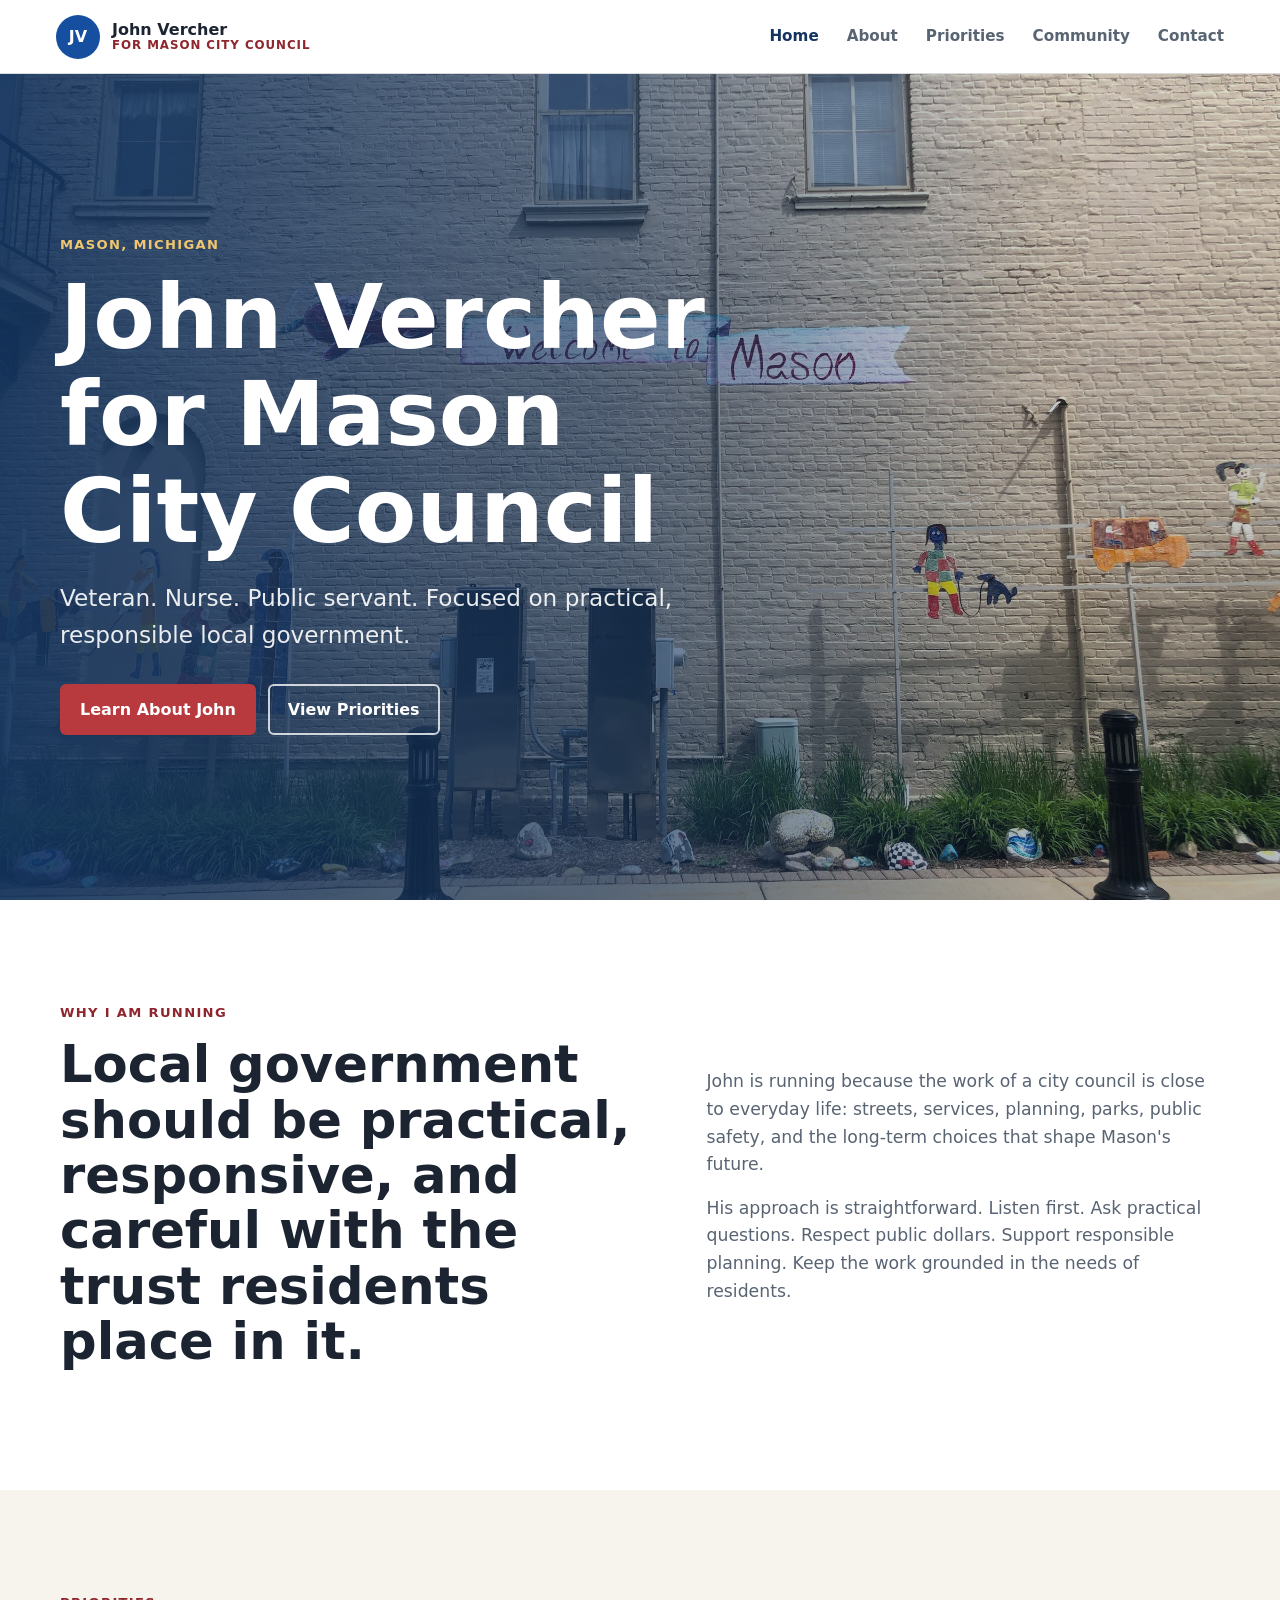
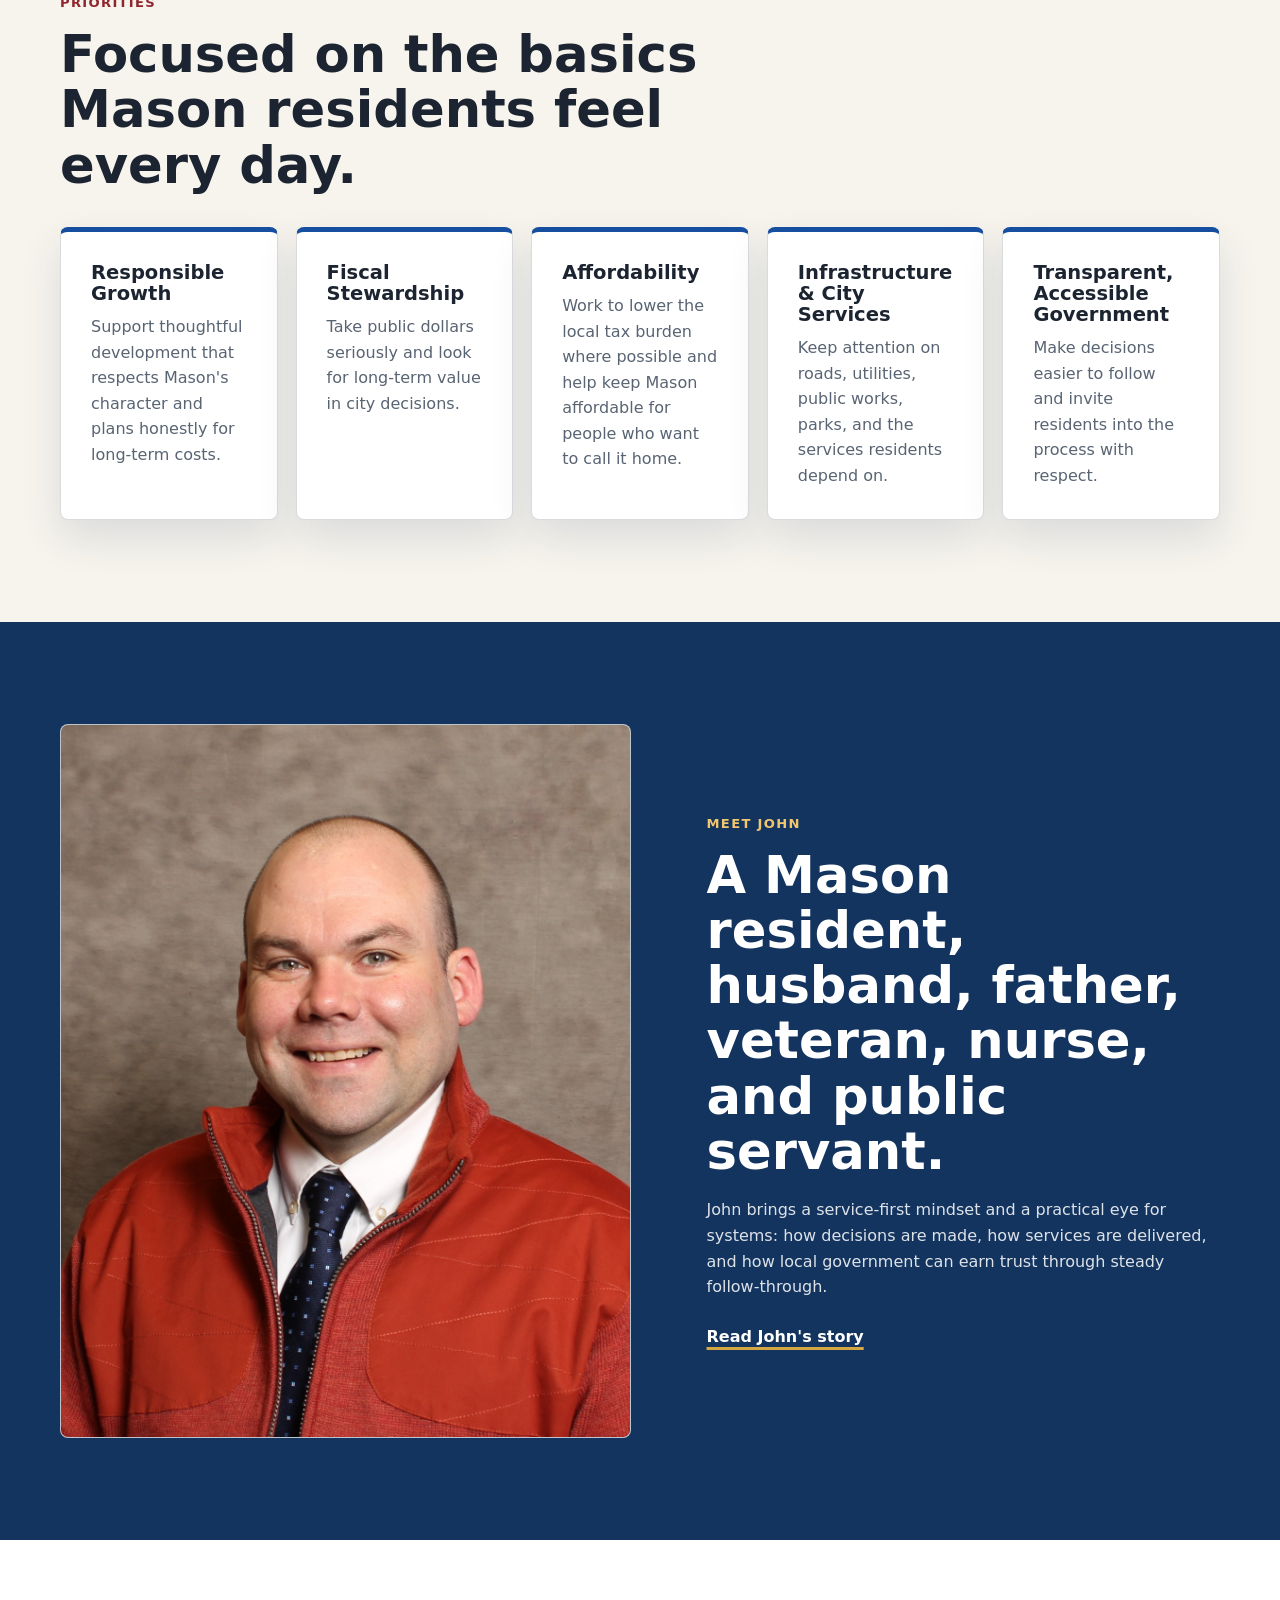
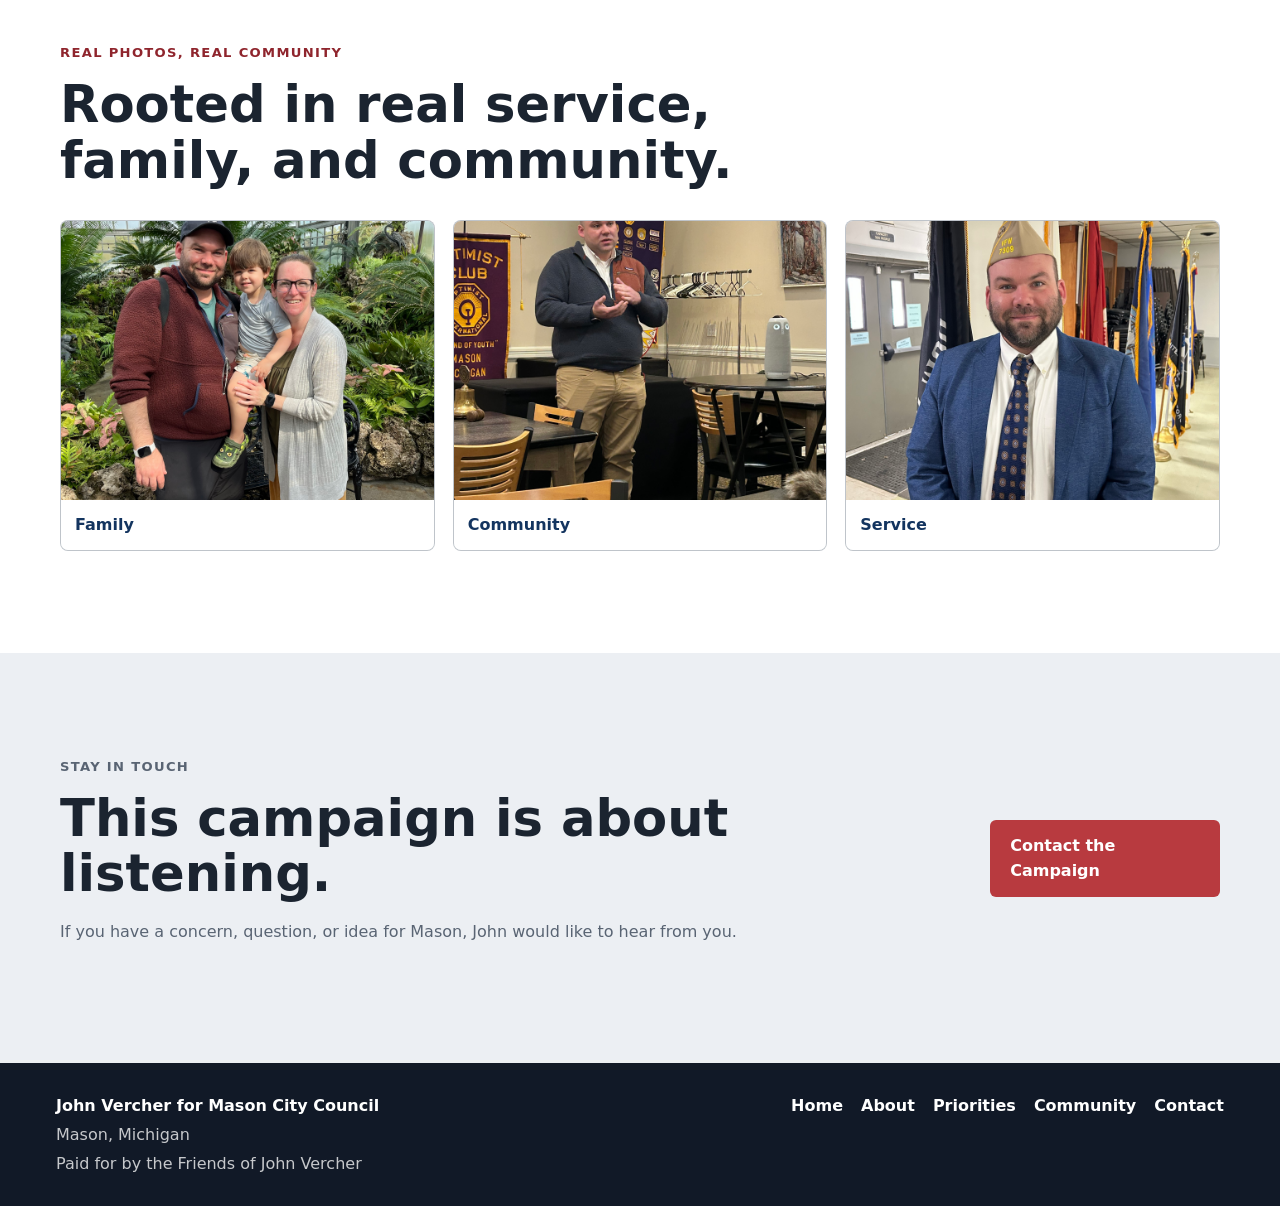
<file: index.html>
<!doctype html>
<html lang="en">
  <head>
    <meta charset="utf-8">
    <meta name="viewport" content="width=device-width, initial-scale=1">
    <title>John Vercher for Mason City Council</title>
    <meta name="description" content="John Vercher is running for Mason City Council with a practical focus on service, responsible growth, affordability, fiscal stewardship, and accessible local government.">
    <meta property="og:title" content="John Vercher for Mason City Council">
    <meta property="og:description" content="Veteran. Nurse. Public servant. Focused on practical, responsible local government in Mason, Michigan.">
    <meta property="og:type" content="website">
    <meta property="og:image" content="https://johnvercher.com/assets/images/hero/welcome-to-mason-hero.jpg">
    <link rel="canonical" href="https://johnvercher.com/">
    <link rel="stylesheet" href="/css/brand.css?v=20260602c">
    <link rel="stylesheet" href="/css/base.css?v=20260602c">
    <script src="/js/main.js?v=20260602" defer></script>
  </head>
  <body>
    <a class="skip-link" href="#main">Skip to content</a>
    <header class="site-header">
      <a class="brand" href="/" aria-label="John Vercher for Mason City Council home">
        <span class="brand-mark" aria-hidden="true">JV</span>
        <span class="brand-text">
          <strong>John Vercher</strong>
          <small>for Mason City Council</small>
        </span>
      </a>
      <button class="nav-toggle" type="button" aria-expanded="false" aria-controls="site-nav">
        <span class="nav-toggle-bars" aria-hidden="true"></span>
        <span class="sr-only">Menu</span>
      </button>
      <nav id="site-nav" class="site-nav" aria-label="Primary navigation">
        <a aria-current="page" href="/">Home</a>
        <a href="/about.html">About</a>
        <a href="/priorities.html">Priorities</a>
        <a href="/community.html">Community</a>
        <a href="/contact.html">Contact</a>
      </nav>
    </header>

    <main id="main">
      <section class="hero hero-home">
        <div class="hero-photo" role="img" aria-label="A welcome to Mason sign in Mason, Michigan"></div>
        <div class="hero-shade"></div>
        <div class="hero-content">
          <p class="eyebrow">Mason, Michigan</p>
          <h1>John Vercher for Mason City Council</h1>
          <p class="hero-lede">Veteran. Nurse. Public servant. Focused on practical, responsible local government.</p>
          <div class="button-row" aria-label="Campaign links">
            <a class="button button-primary" href="/about.html">Learn About John</a>
            <a class="button button-secondary" href="/priorities.html">View Priorities</a>
          </div>
        </div>
      </section>

      <section class="section section-light">
        <div class="container split">
          <div>
            <p class="eyebrow">Why I am running</p>
            <h2>Local government should be practical, responsive, and careful with the trust residents place in it.</h2>
          </div>
          <div class="prose">
            <p>John is running because the work of a city council is close to everyday life: streets, services, planning, parks, public safety, and the long-term choices that shape Mason's future.</p>
            <p>His approach is straightforward. Listen first. Ask practical questions. Respect public dollars. Support responsible planning. Keep the work grounded in the needs of residents.</p>
          </div>
        </div>
      </section>

      <section class="section">
        <div class="container">
          <div class="section-heading">
            <p class="eyebrow">Priorities</p>
            <h2>Focused on the basics Mason residents feel every day.</h2>
          </div>
          <div class="card-grid priority-preview">
            <article class="card priority-card">
              <h3>Responsible Growth</h3>
              <p>Support thoughtful development that respects Mason's character and plans honestly for long-term costs.</p>
            </article>
            <article class="card priority-card">
              <h3>Fiscal Stewardship</h3>
              <p>Take public dollars seriously and look for long-term value in city decisions.</p>
            </article>
            <article class="card priority-card">
              <h3>Affordability</h3>
              <p>Work to lower the local tax burden where possible and help keep Mason affordable for people who want to call it home.</p>
            </article>
            <article class="card priority-card">
              <h3>Infrastructure & City Services</h3>
              <p>Keep attention on roads, utilities, public works, parks, and the services residents depend on.</p>
            </article>
            <article class="card priority-card">
              <h3>Transparent, Accessible Government</h3>
              <p>Make decisions easier to follow and invite residents into the process with respect.</p>
            </article>
          </div>
        </div>
      </section>

      <section class="section section-blue">
        <div class="container feature">
          <div class="photo-frame portrait-frame" data-placeholder="John Vercher campaign portrait">
            <img src="/assets/images/john/john-professional-profile-picture.JPG" alt="John Vercher, candidate for Mason City Council">
          </div>
          <div>
            <p class="eyebrow">Meet John</p>
            <h2>A Mason resident, husband, father, veteran, nurse, and public servant.</h2>
            <p>John brings a service-first mindset and a practical eye for systems: how decisions are made, how services are delivered, and how local government can earn trust through steady follow-through.</p>
            <a class="text-link light" href="/about.html">Read John's story</a>
          </div>
        </div>
      </section>

      <section class="section section-light">
        <div class="container">
          <div class="section-heading">
            <p class="eyebrow">Real photos, real community</p>
            <h2>Rooted in real service, family, and community.</h2>
          </div>
          <div class="photo-strip">
            <figure data-placeholder="John Vercher with family">
              <img src="/assets/images/family/family-detroit-garden.jpg" alt="John Vercher with his family">
              <figcaption>Family</figcaption>
            </figure>
            <figure data-placeholder="John Vercher at a community event">
              <img src="/assets/images/community/john-presenting-optimist-club.jpg" alt="John Vercher presenting at a community event">
              <figcaption>Community</figcaption>
            </figure>
            <figure data-placeholder="John Vercher at a veteran event">
              <img src="/assets/images/vfw/john-vfw-event.jpg" alt="John Vercher at a veteran community event">
              <figcaption>Service</figcaption>
            </figure>
          </div>
        </div>
      </section>

      <section class="section cta">
        <div class="container cta-inner">
          <div>
            <p class="eyebrow">Stay in touch</p>
            <h2>This campaign is about listening.</h2>
            <p>If you have a concern, question, or idea for Mason, John would like to hear from you.</p>
          </div>
          <a class="button button-primary" href="/contact.html">Contact the Campaign</a>
        </div>
      </section>
    </main>

    <footer class="site-footer">
      <div>
        <strong>John Vercher for Mason City Council</strong>
        <span>Mason, Michigan</span>
        <span>Paid for by the Friends of John Vercher</span>
      </div>
      <nav aria-label="Footer navigation">
        <a href="/">Home</a>
        <a href="/about.html">About</a>
        <a href="/priorities.html">Priorities</a>
        <a href="/community.html">Community</a>
        <a href="/contact.html">Contact</a>
      </nav>
    </footer>
  </body>
</html>
</file>
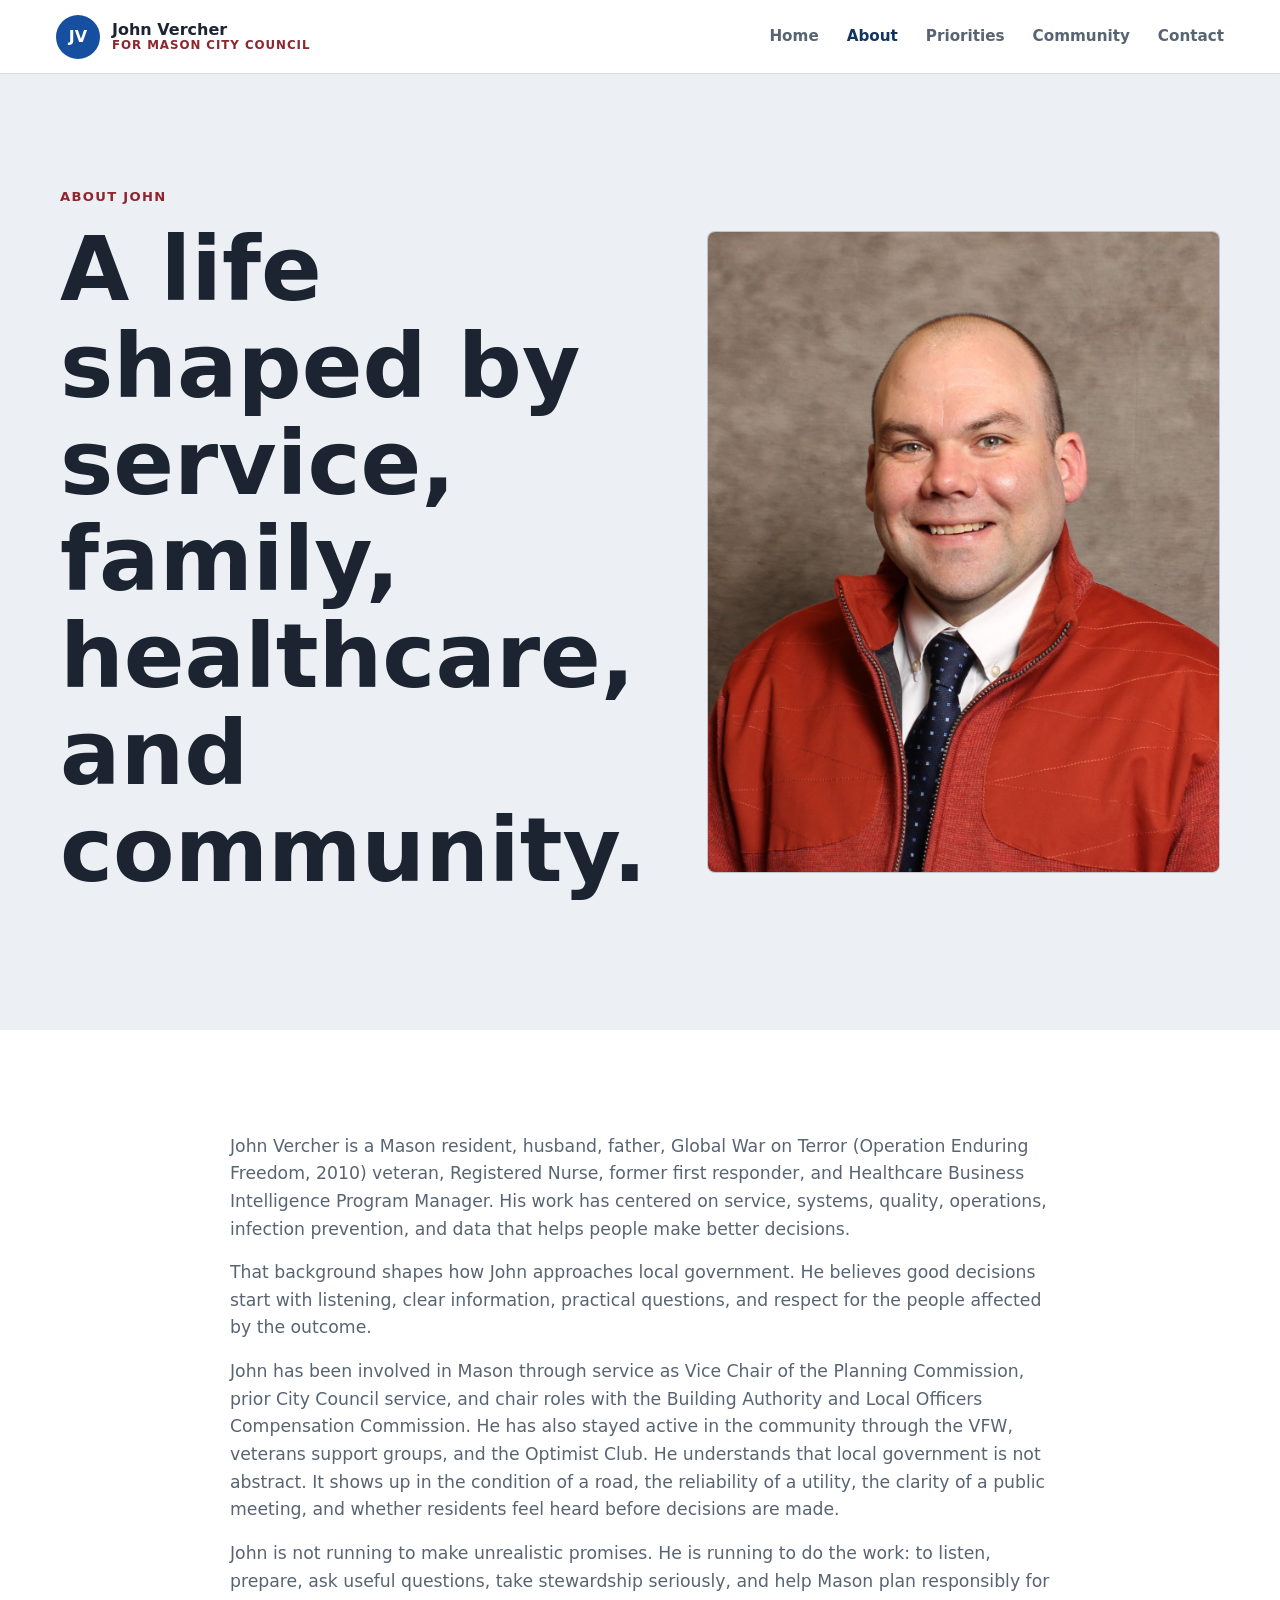
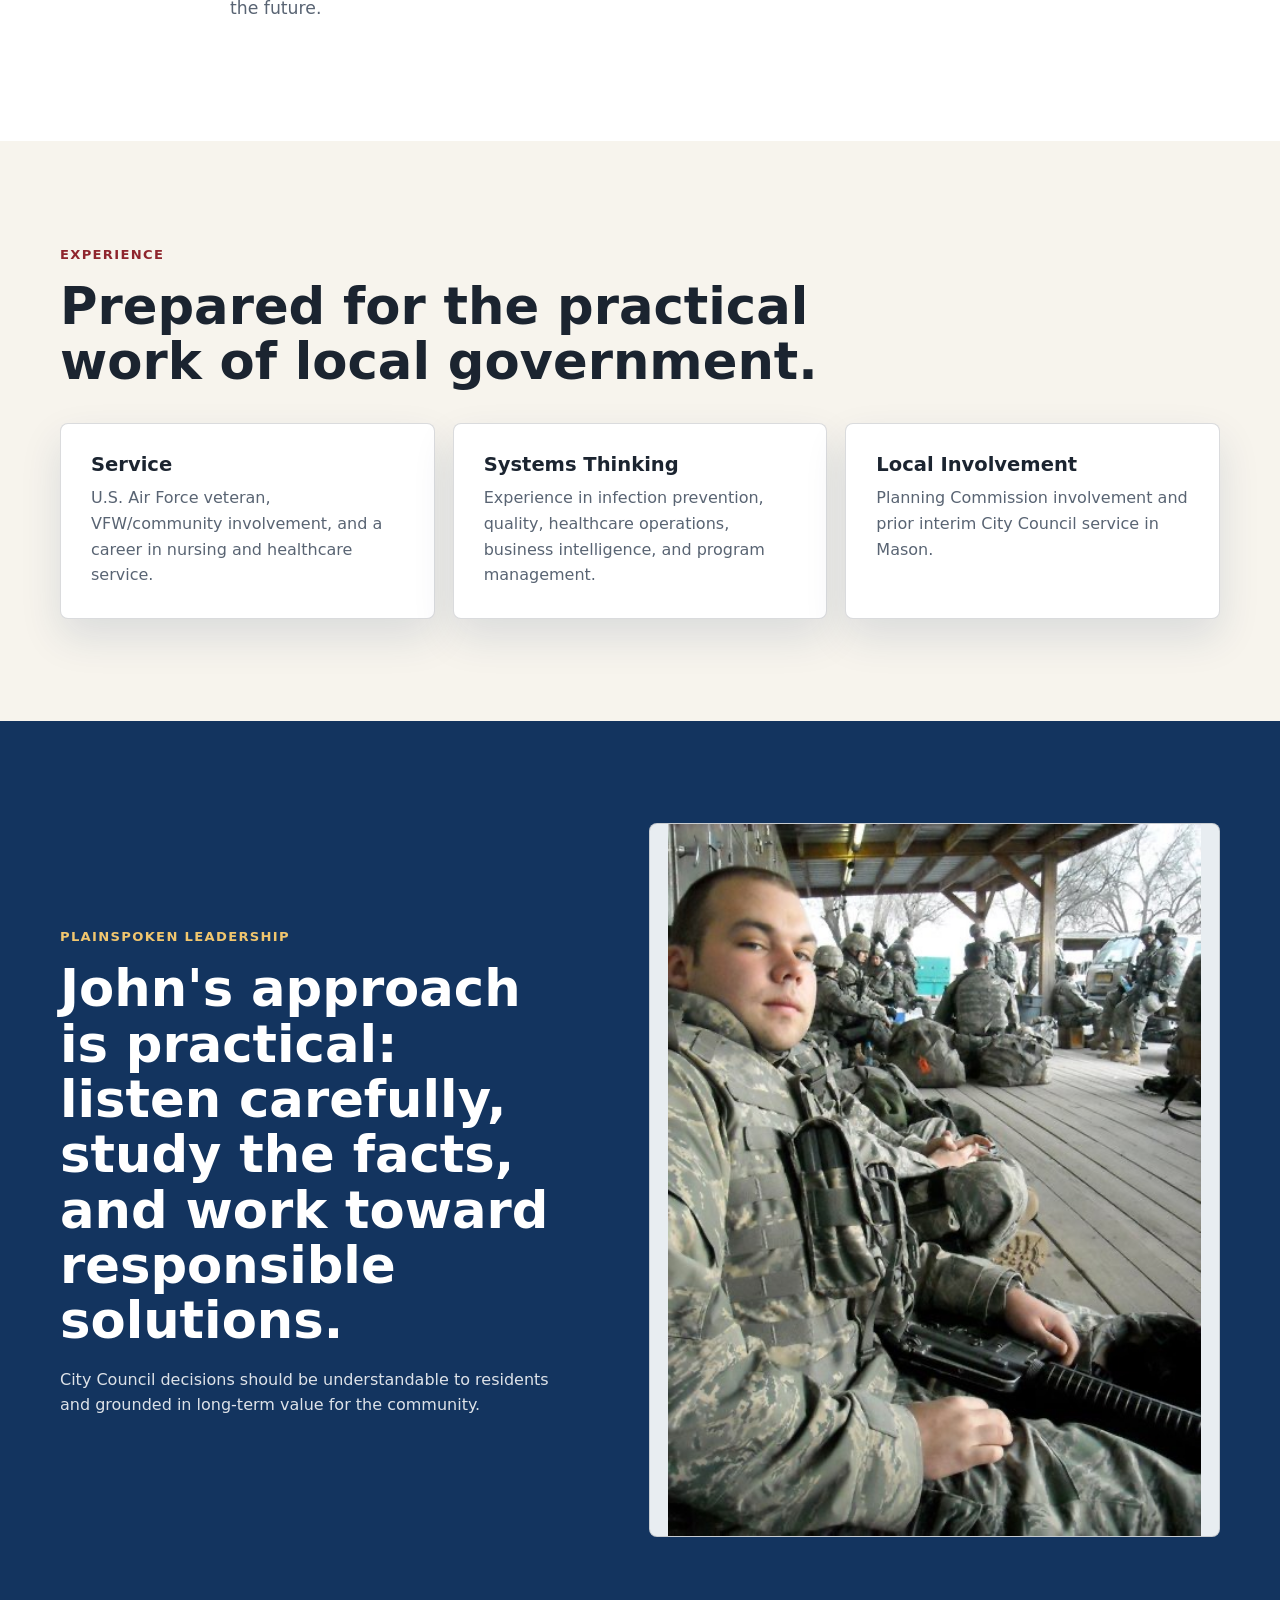
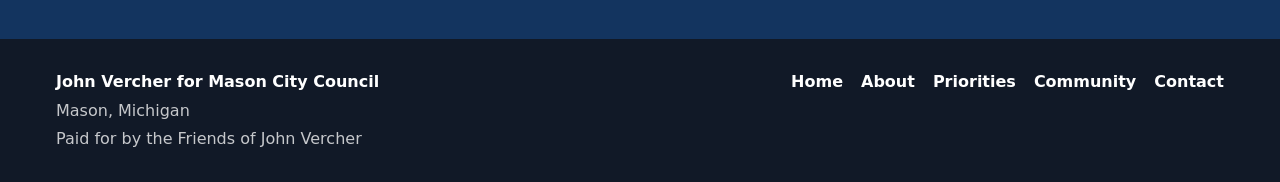
<file: about.html>
<!doctype html>
<html lang="en">
  <head>
    <meta charset="utf-8">
    <meta name="viewport" content="width=device-width, initial-scale=1">
    <title>About John Vercher | Mason City Council</title>
    <meta name="description" content="Learn about John Vercher: Mason resident, husband, father, U.S. Air Force veteran, former first responder, Registered Nurse, healthcare leader, and local public servant.">
    <meta property="og:title" content="About John Vercher">
    <meta property="og:description" content="John's story is rooted in service, practical problem-solving, family, and community in Mason, Michigan.">
    <meta property="og:type" content="website">
    <meta property="og:image" content="https://johnvercher.com/assets/images/john/john-professional-profile-picture.JPG">
    <link rel="canonical" href="https://johnvercher.com/about.html">
    <link rel="stylesheet" href="/css/brand.css?v=20260602c">
    <link rel="stylesheet" href="/css/base.css?v=20260602c">
    <script src="/js/main.js?v=20260602" defer></script>
  </head>
  <body>
    <a class="skip-link" href="#main">Skip to content</a>
    <header class="site-header">
      <a class="brand" href="/" aria-label="John Vercher for Mason City Council home">
        <span class="brand-mark" aria-hidden="true">JV</span>
        <span class="brand-text"><strong>John Vercher</strong><small>for Mason City Council</small></span>
      </a>
      <button class="nav-toggle" type="button" aria-expanded="false" aria-controls="site-nav"><span class="nav-toggle-bars" aria-hidden="true"></span><span class="sr-only">Menu</span></button>
      <nav id="site-nav" class="site-nav" aria-label="Primary navigation">
        <a href="/">Home</a>
        <a aria-current="page" href="/about.html">About</a>
        <a href="/priorities.html">Priorities</a>
        <a href="/community.html">Community</a>
        <a href="/contact.html">Contact</a>
      </nav>
    </header>

    <main id="main">
      <section class="page-hero">
        <div class="container split">
          <div>
            <p class="eyebrow">About John</p>
            <h1>A life shaped by service, family, healthcare, and community.</h1>
          </div>
          <div class="photo-frame portrait-frame" data-placeholder="John Vercher campaign portrait">
            <img src="/assets/images/john/john-professional-profile-picture.JPG" alt="John Vercher, candidate for Mason City Council">
          </div>
        </div>
      </section>

      <section class="section section-light">
        <div class="container narrow prose">
          <p>John Vercher is a Mason resident, husband, father, Global War on Terror (Operation Enduring Freedom, 2010) veteran, Registered Nurse, former first responder, and Healthcare Business Intelligence Program Manager. His work has centered on service, systems, quality, operations, infection prevention, and data that helps people make better decisions.</p>
          <p>That background shapes how John approaches local government. He believes good decisions start with listening, clear information, practical questions, and respect for the people affected by the outcome.</p>
          <p>John has been involved in Mason through service as Vice Chair of the Planning Commission, prior City Council service, and chair roles with the Building Authority and Local Officers Compensation Commission. He has also stayed active in the community through the VFW, veterans support groups, and the Optimist Club. He understands that local government is not abstract. It shows up in the condition of a road, the reliability of a utility, the clarity of a public meeting, and whether residents feel heard before decisions are made.</p>
          <p>John is not running to make unrealistic promises. He is running to do the work: to listen, prepare, ask useful questions, take stewardship seriously, and help Mason plan responsibly for the future.</p>
        </div>
      </section>

      <section class="section">
        <div class="container">
          <div class="section-heading">
            <p class="eyebrow">Experience</p>
            <h2>Prepared for the practical work of local government.</h2>
          </div>
          <div class="card-grid three">
            <article class="card">
              <h3>Service</h3>
              <p>U.S. Air Force veteran, VFW/community involvement, and a career in nursing and healthcare service.</p>
            </article>
            <article class="card">
              <h3>Systems Thinking</h3>
              <p>Experience in infection prevention, quality, healthcare operations, business intelligence, and program management.</p>
            </article>
            <article class="card">
              <h3>Local Involvement</h3>
              <p>Planning Commission involvement and prior interim City Council service in Mason.</p>
            </article>
          </div>
        </div>
      </section>

      <section class="section section-blue">
        <div class="container feature reverse">
          <div>
            <p class="eyebrow">Plainspoken leadership</p>
            <h2>John's approach is practical: listen carefully, study the facts, and work toward responsible solutions.</h2>
            <p>City Council decisions should be understandable to residents and grounded in long-term value for the community.</p>
          </div>
          <div class="photo-frame portrait-frame photo-contain" data-placeholder="John Vercher during military service">
            <img src="/assets/images/military/john-gwot-1.JPG" alt="John Vercher during military service">
          </div>
        </div>
      </section>
    </main>

    <footer class="site-footer">
      <div><strong>John Vercher for Mason City Council</strong><span>Mason, Michigan</span><span>Paid for by the Friends of John Vercher</span></div>
      <nav aria-label="Footer navigation"><a href="/">Home</a><a href="/about.html">About</a><a href="/priorities.html">Priorities</a><a href="/community.html">Community</a><a href="/contact.html">Contact</a></nav>
    </footer>
  </body>
</html>
</file>
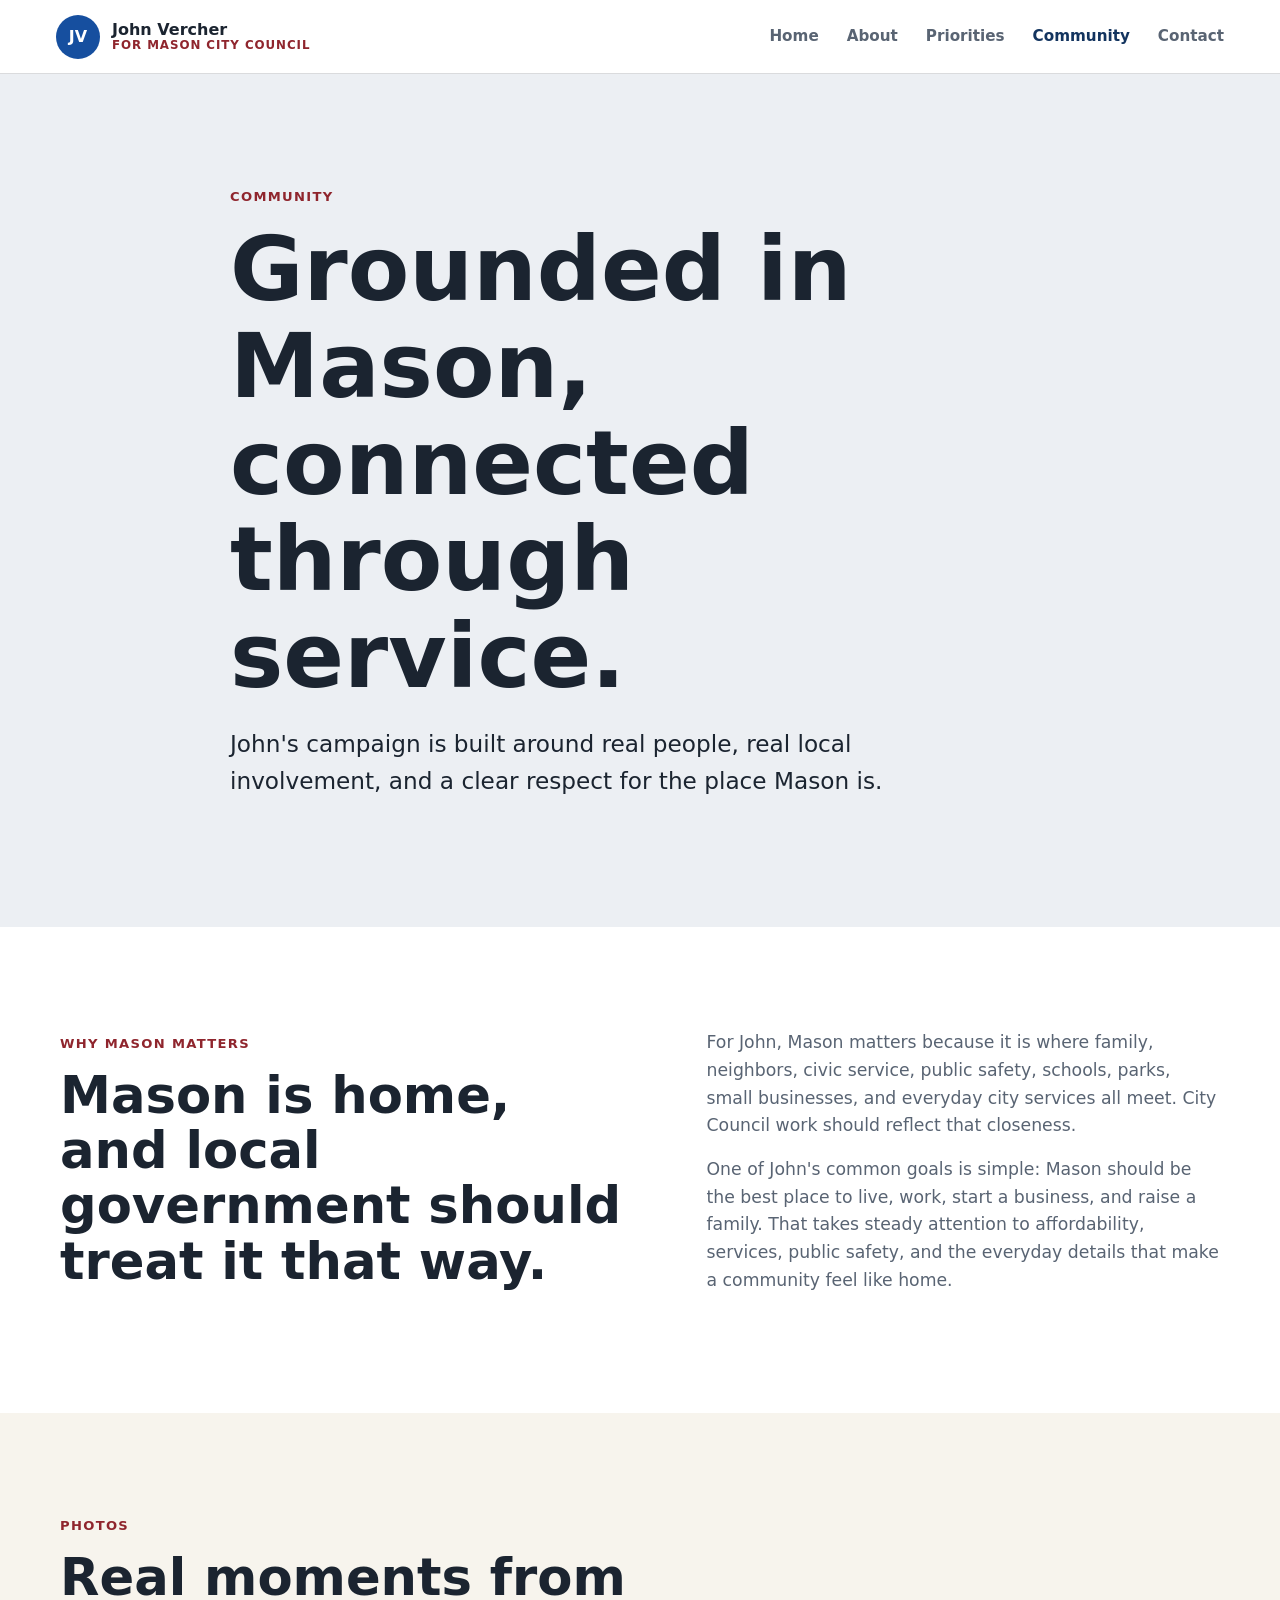
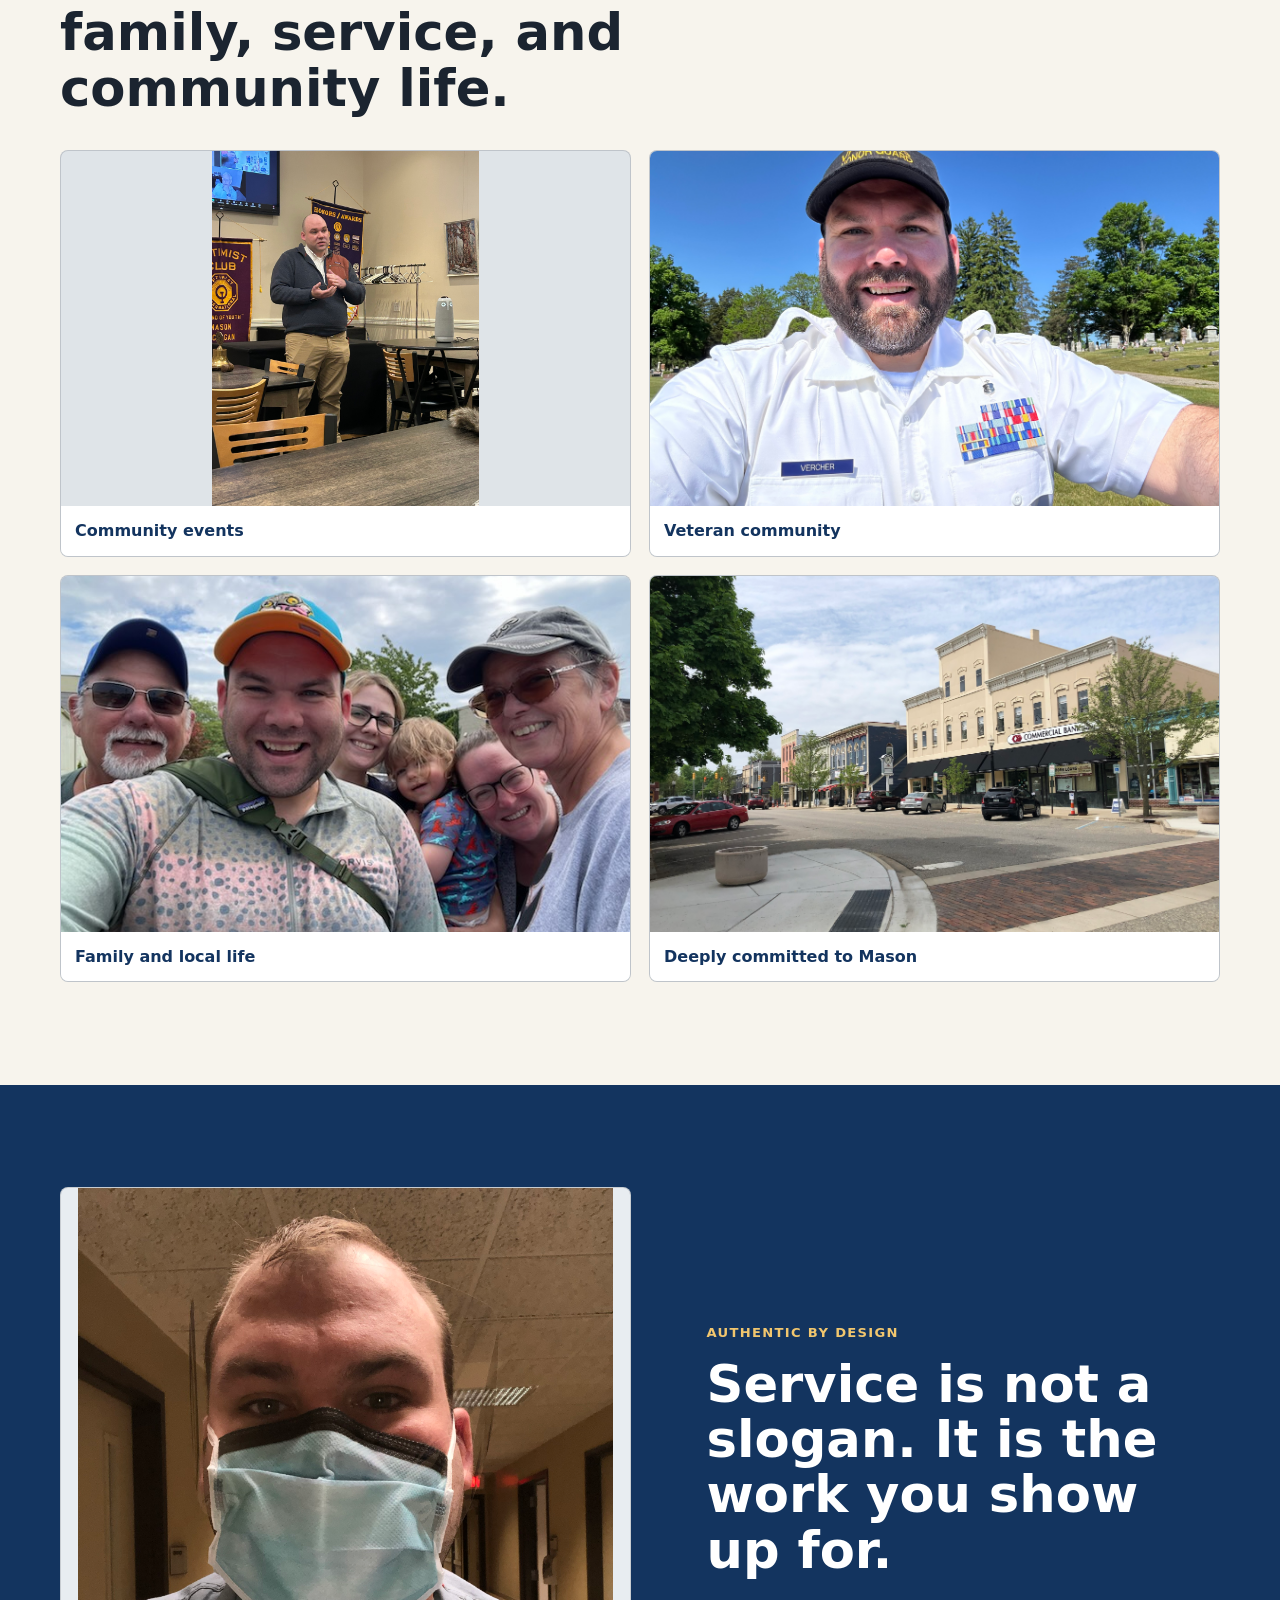
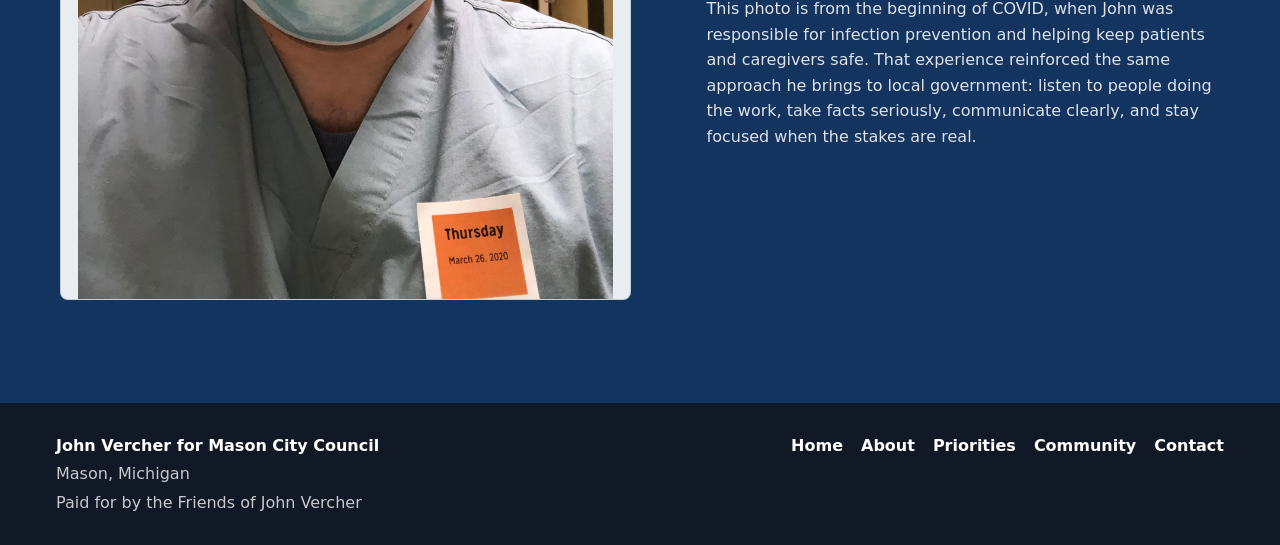
<file: community.html>
<!doctype html>
<html lang="en">
  <head>
    <meta charset="utf-8">
    <meta name="viewport" content="width=device-width, initial-scale=1">
    <title>Community | John Vercher for Mason City Council</title>
    <meta name="description" content="John Vercher's campaign is grounded in Mason community involvement, family, veteran service, and a commitment to making Mason the best place to live, work, start a business, and raise a family.">
    <meta property="og:title" content="John Vercher in the Mason Community">
    <meta property="og:description" content="A local campaign grounded in real community involvement and a deep commitment to Mason.">
    <meta property="og:type" content="website">
    <meta property="og:image" content="https://johnvercher.com/assets/images/community/john-presenting-optimist-club.jpg">
    <link rel="canonical" href="https://johnvercher.com/community.html">
    <link rel="stylesheet" href="/css/brand.css?v=20260602c">
    <link rel="stylesheet" href="/css/base.css?v=20260602c">
    <script src="/js/main.js?v=20260602" defer></script>
  </head>
  <body>
    <a class="skip-link" href="#main">Skip to content</a>
    <header class="site-header">
      <a class="brand" href="/" aria-label="John Vercher for Mason City Council home"><span class="brand-mark" aria-hidden="true">JV</span><span class="brand-text"><strong>John Vercher</strong><small>for Mason City Council</small></span></a>
      <button class="nav-toggle" type="button" aria-expanded="false" aria-controls="site-nav"><span class="nav-toggle-bars" aria-hidden="true"></span><span class="sr-only">Menu</span></button>
      <nav id="site-nav" class="site-nav" aria-label="Primary navigation"><a href="/">Home</a><a href="/about.html">About</a><a href="/priorities.html">Priorities</a><a aria-current="page" href="/community.html">Community</a><a href="/contact.html">Contact</a></nav>
    </header>

    <main id="main">
      <section class="page-hero">
        <div class="container narrow">
          <p class="eyebrow">Community</p>
          <h1>Grounded in Mason, connected through service.</h1>
          <p class="page-lede">John's campaign is built around real people, real local involvement, and a clear respect for the place Mason is.</p>
        </div>
      </section>

      <section class="section section-light">
        <div class="container split">
          <div>
            <p class="eyebrow">Why Mason matters</p>
            <h2>Mason is home, and local government should treat it that way.</h2>
          </div>
          <div class="prose">
            <p>For John, Mason matters because it is where family, neighbors, civic service, public safety, schools, parks, small businesses, and everyday city services all meet. City Council work should reflect that closeness.</p>
            <p>One of John's common goals is simple: Mason should be the best place to live, work, start a business, and raise a family. That takes steady attention to affordability, services, public safety, and the everyday details that make a community feel like home.</p>
          </div>
        </div>
      </section>

      <section class="section">
        <div class="container">
          <div class="section-heading">
            <p class="eyebrow">Photos</p>
            <h2>Real moments from family, service, and community life.</h2>
          </div>
          <div class="gallery-grid">
            <figure class="photo-contain" data-placeholder="John Vercher at a community event">
              <img src="/assets/images/community/john-presenting-optimist-club.jpg" alt="John Vercher presenting at a community event">
              <figcaption>Community events</figcaption>
            </figure>
            <figure data-placeholder="John Vercher at a VFW event">
              <img src="/assets/images/vfw/john-vfw-honor-guard.jpg" alt="John Vercher at a VFW honor guard event">
              <figcaption>Veteran community</figcaption>
            </figure>
            <figure data-placeholder="John Vercher with family">
              <img src="/assets/images/family/family-birthday.JPG" alt="John Vercher with his family">
              <figcaption>Family and local life</figcaption>
            </figure>
            <figure data-placeholder="Mason, Michigan scene">
              <img src="/assets/images/mason/mason-downtown.jpg" alt="Downtown Mason, Michigan">
              <figcaption>Deeply committed to Mason</figcaption>
            </figure>
          </div>
        </div>
      </section>

      <section class="section section-blue">
        <div class="container feature">
          <div class="photo-frame portrait-frame photo-contain" data-placeholder="John Vercher in healthcare service">
            <img src="/assets/images/community/john-covid-infection-control.jpg" alt="John Vercher during healthcare infection control work">
          </div>
          <div>
            <p class="eyebrow">Authentic by design</p>
            <h2>Service is not a slogan. It is the work you show up for.</h2>
            <p>This photo is from the beginning of COVID, when John was responsible for infection prevention and helping keep patients and caregivers safe. That experience reinforced the same approach he brings to local government: listen to people doing the work, take facts seriously, communicate clearly, and stay focused when the stakes are real.</p>
          </div>
        </div>
      </section>
    </main>

    <footer class="site-footer">
      <div><strong>John Vercher for Mason City Council</strong><span>Mason, Michigan</span><span>Paid for by the Friends of John Vercher</span></div>
      <nav aria-label="Footer navigation"><a href="/">Home</a><a href="/about.html">About</a><a href="/priorities.html">Priorities</a><a href="/community.html">Community</a><a href="/contact.html">Contact</a></nav>
    </footer>
  </body>
</html>
</file>
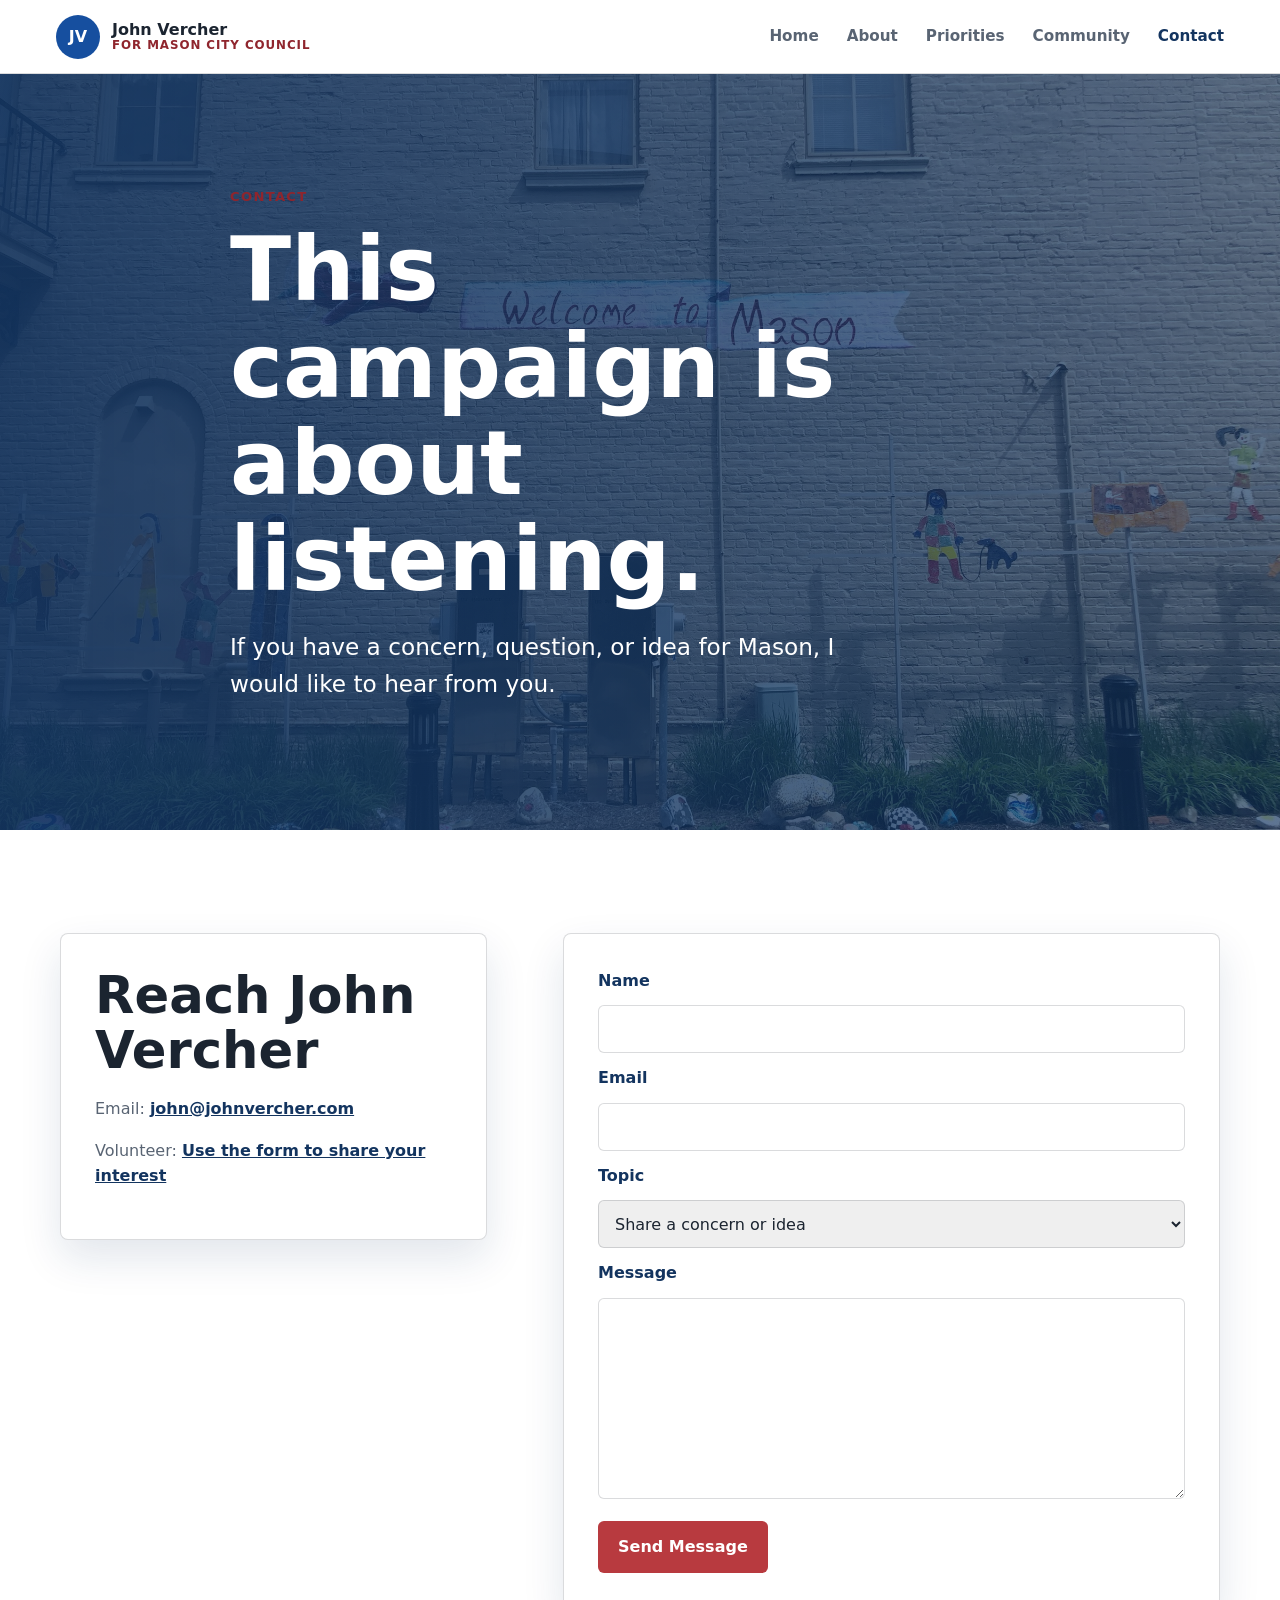
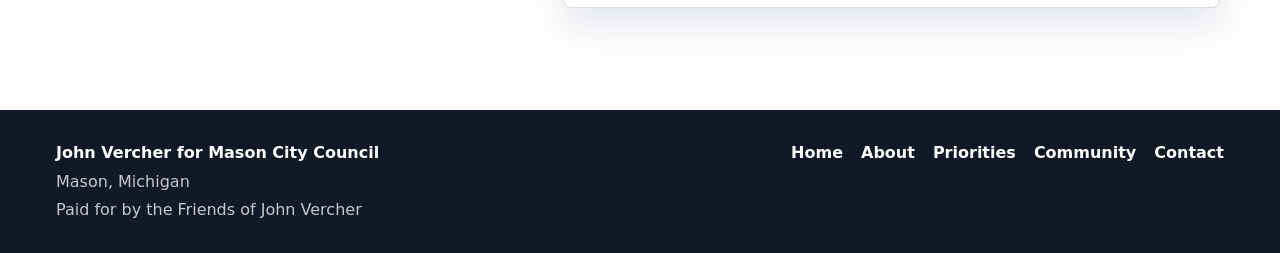
<file: contact.html>
<!doctype html>
<html lang="en">
  <head>
    <meta charset="utf-8">
    <meta name="viewport" content="width=device-width, initial-scale=1">
    <title>Contact | John Vercher for Mason City Council</title>
    <meta name="description" content="Contact John Vercher's campaign for Mason City Council. Share a concern, question, idea, or volunteer interest.">
    <meta property="og:title" content="Contact John Vercher for Mason City Council">
    <meta property="og:description" content="This campaign is about listening. Share a concern, question, or idea for Mason.">
    <meta property="og:type" content="website">
    <meta property="og:image" content="https://johnvercher.com/assets/images/hero/welcome-to-mason-hero.jpg">
    <link rel="canonical" href="https://johnvercher.com/contact.html">
    <link rel="stylesheet" href="/css/brand.css?v=20260602c">
    <link rel="stylesheet" href="/css/base.css?v=20260602c">
    <script src="/js/main.js?v=20260602" defer></script>
  </head>
  <body>
    <a class="skip-link" href="#main">Skip to content</a>
    <header class="site-header">
      <a class="brand" href="/" aria-label="John Vercher for Mason City Council home"><span class="brand-mark" aria-hidden="true">JV</span><span class="brand-text"><strong>John Vercher</strong><small>for Mason City Council</small></span></a>
      <button class="nav-toggle" type="button" aria-expanded="false" aria-controls="site-nav"><span class="nav-toggle-bars" aria-hidden="true"></span><span class="sr-only">Menu</span></button>
      <nav id="site-nav" class="site-nav" aria-label="Primary navigation"><a href="/">Home</a><a href="/about.html">About</a><a href="/priorities.html">Priorities</a><a href="/community.html">Community</a><a aria-current="page" href="/contact.html">Contact</a></nav>
    </header>

    <main id="main">
      <section class="page-hero page-hero-image">
        <div class="container narrow">
          <p class="eyebrow">Contact</p>
          <h1>This campaign is about listening.</h1>
          <p class="page-lede">If you have a concern, question, or idea for Mason, I would like to hear from you.</p>
        </div>
      </section>

      <section class="section section-light">
        <div class="container contact-layout">
          <aside class="contact-panel" aria-label="Campaign contact details">
            <h2>Reach John Vercher</h2>
            <p>Email: <a href="mailto:john@johnvercher.com">john@johnvercher.com</a></p>
            <p>Volunteer: <a href="#contact-form">Use the form to share your interest</a></p>
          </aside>

          <form id="contact-form" class="contact-form" action="mailto:john@johnvercher.com" method="post" enctype="text/plain">
            <!-- For Cloudflare Pages, this UI can later be wired to a static-compatible form provider or a Cloudflare Worker. -->
            <label for="name">Name</label>
            <input id="name" name="name" autocomplete="name" required>

            <label for="email">Email</label>
            <input id="email" name="email" type="email" autocomplete="email" required>

            <label for="topic">Topic</label>
            <select id="topic" name="topic">
              <option>Share a concern or idea</option>
              <option>Volunteer interest</option>
              <option>Request a conversation</option>
              <option>Media or campaign question</option>
            </select>

            <label for="message">Message</label>
            <textarea id="message" name="message" rows="7" required></textarea>

            <button class="button button-primary" type="submit">Send Message</button>
          </form>
        </div>
      </section>
    </main>

    <footer class="site-footer">
      <div><strong>John Vercher for Mason City Council</strong><span>Mason, Michigan</span><span>Paid for by the Friends of John Vercher</span></div>
      <nav aria-label="Footer navigation"><a href="/">Home</a><a href="/about.html">About</a><a href="/priorities.html">Priorities</a><a href="/community.html">Community</a><a href="/contact.html">Contact</a></nav>
    </footer>
  </body>
</html>
</file>
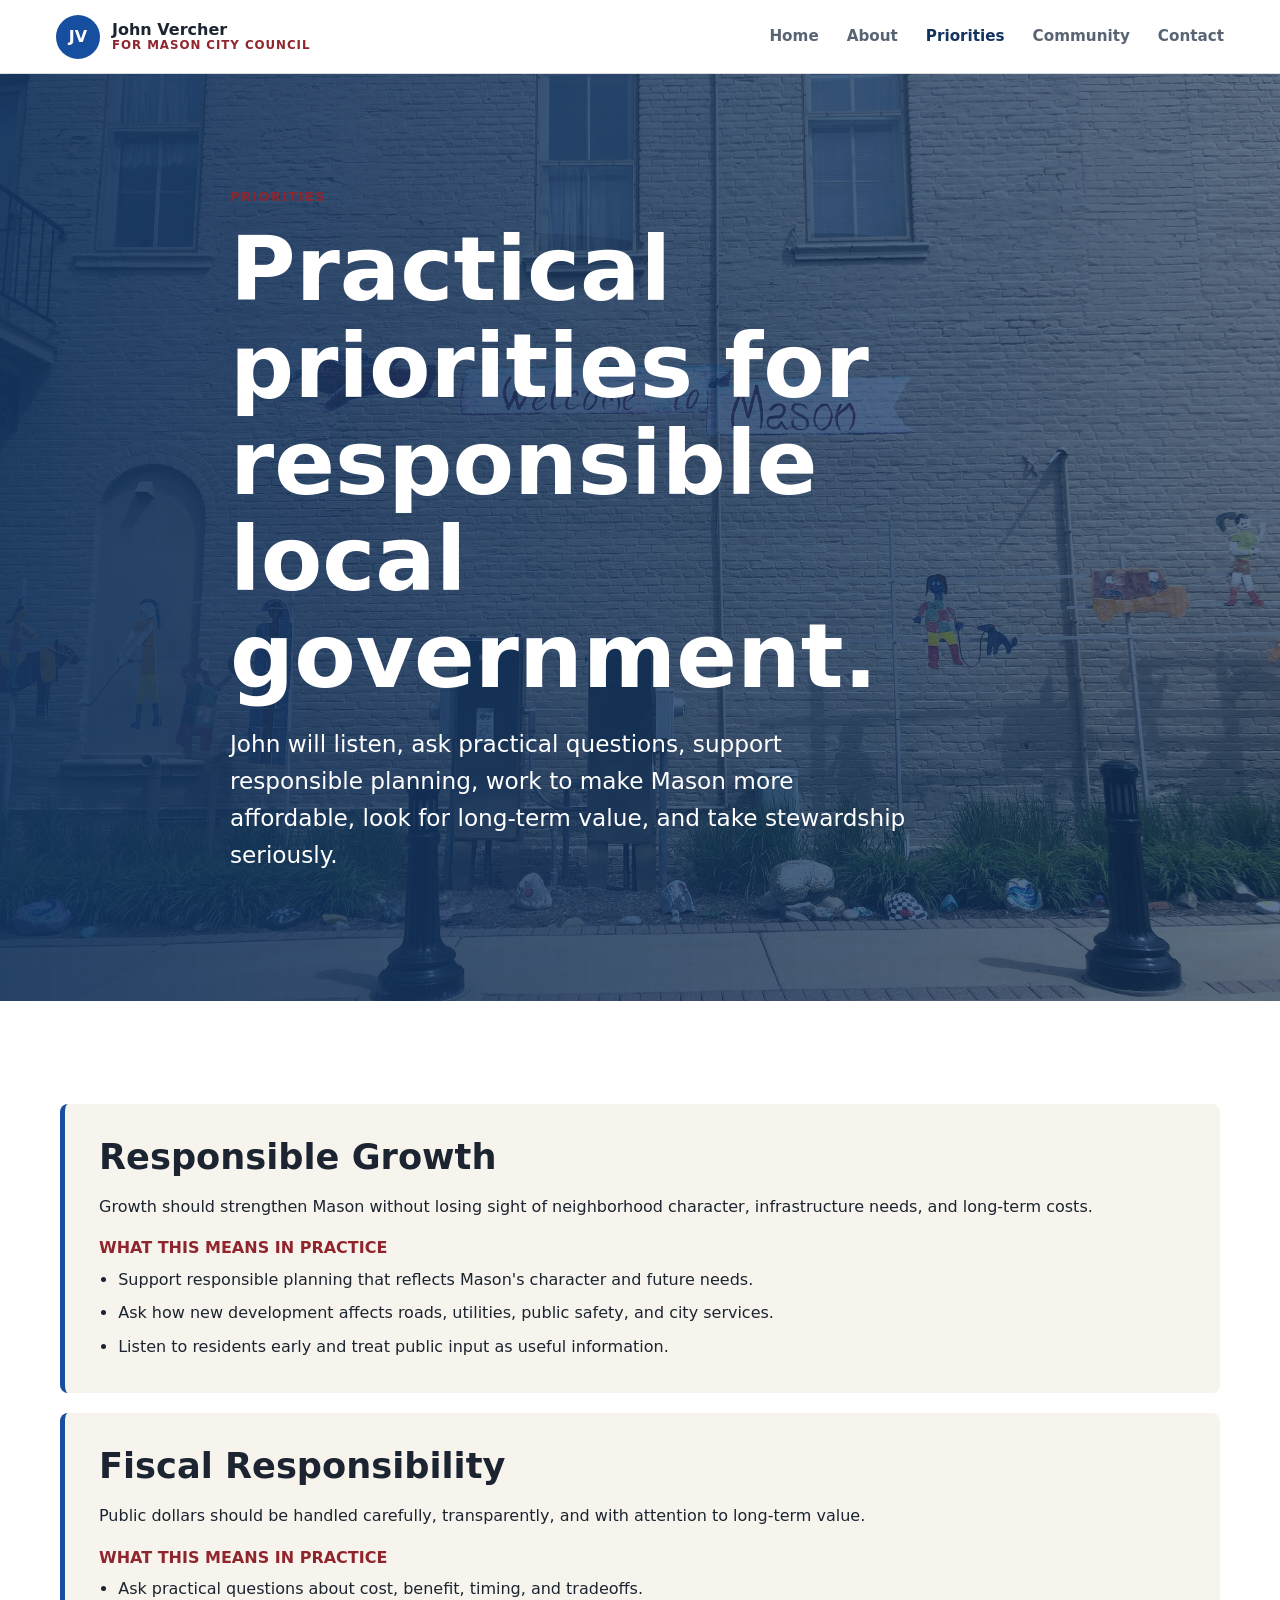
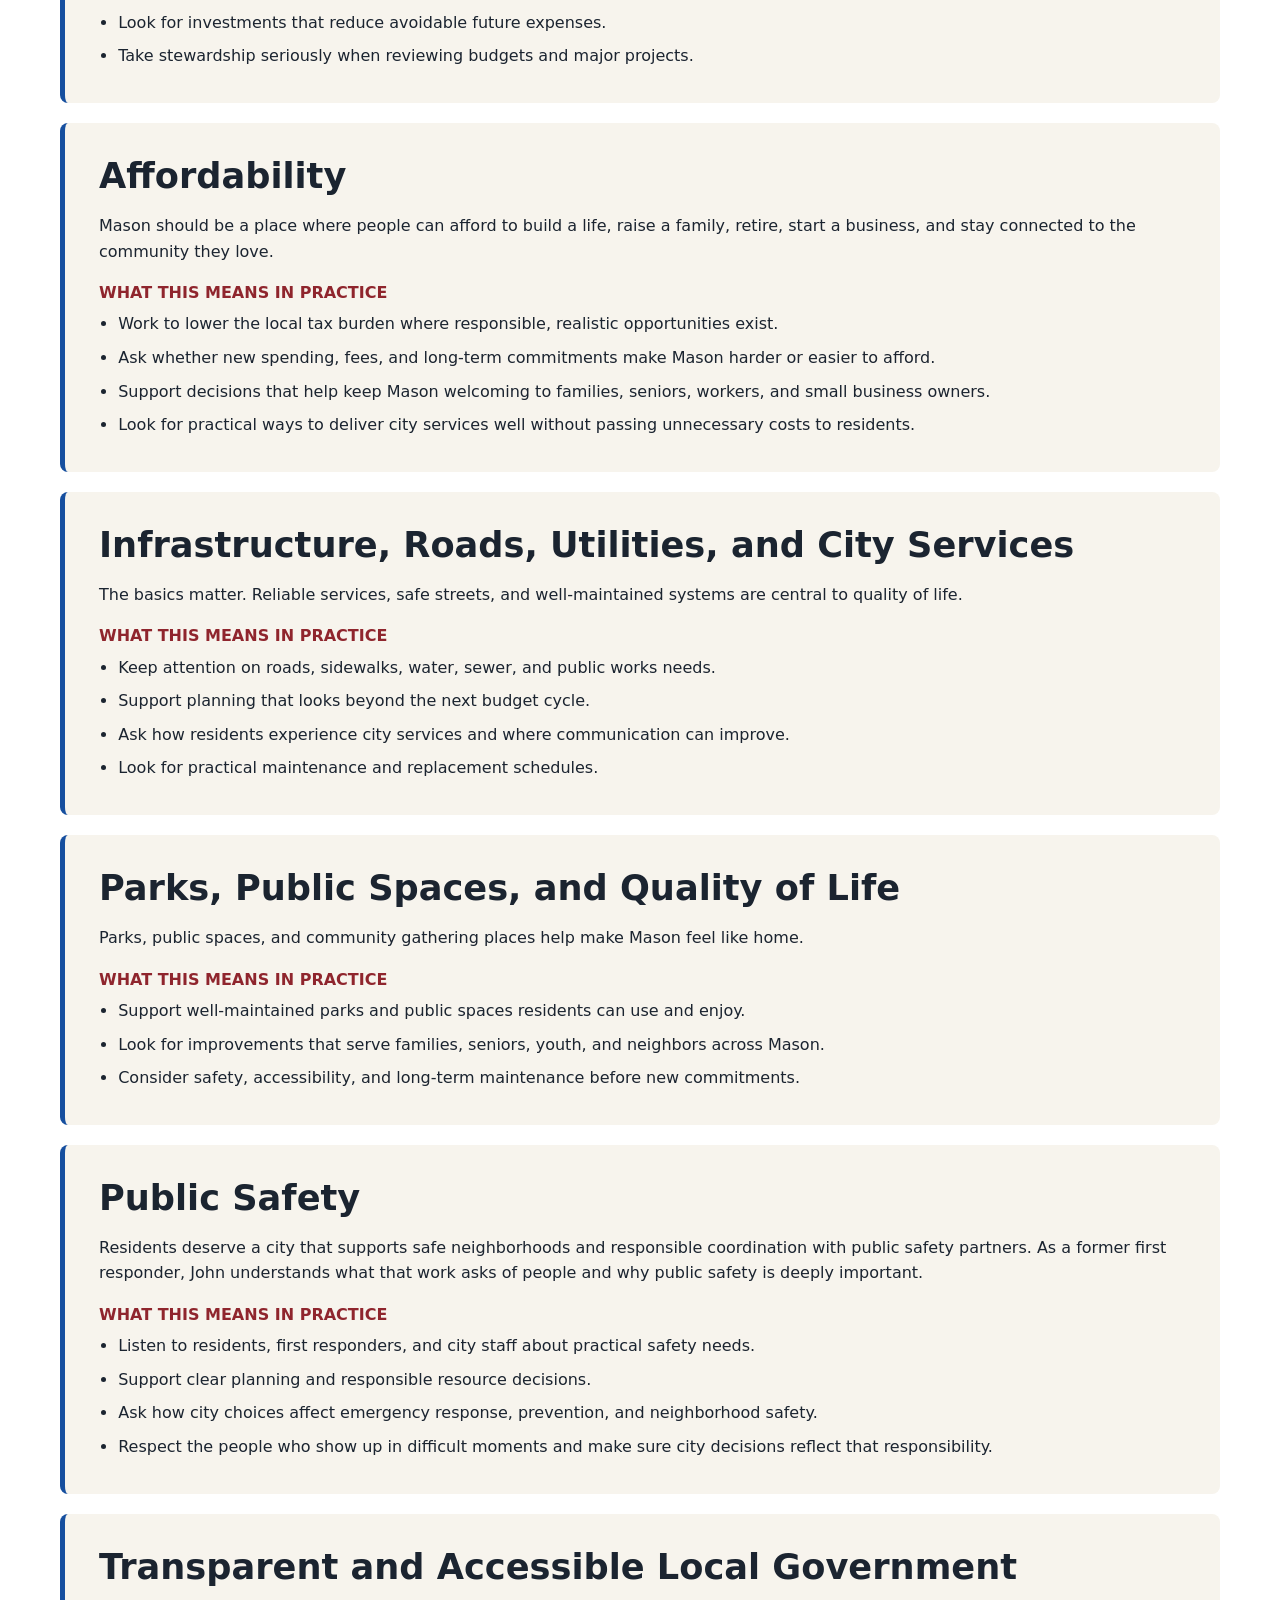
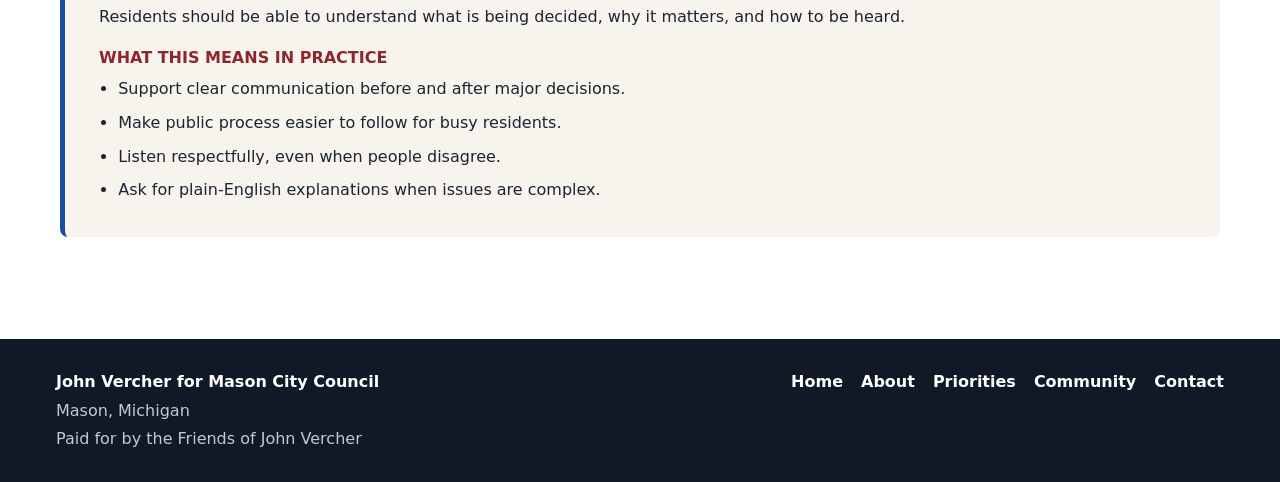
<file: priorities.html>
<!doctype html>
<html lang="en">
  <head>
    <meta charset="utf-8">
    <meta name="viewport" content="width=device-width, initial-scale=1">
    <title>Priorities | John Vercher for Mason City Council</title>
    <meta name="description" content="John Vercher's priorities for Mason City Council include responsible growth, affordability, fiscal responsibility, infrastructure, public safety, parks, and accessible local government.">
    <meta property="og:title" content="John Vercher's Priorities">
    <meta property="og:description" content="Practical priorities for responsible local government in Mason, Michigan.">
    <meta property="og:type" content="website">
    <meta property="og:image" content="https://johnvercher.com/assets/images/hero/welcome-to-mason-hero.jpg">
    <link rel="canonical" href="https://johnvercher.com/priorities.html">
    <link rel="stylesheet" href="/css/brand.css?v=20260602c">
    <link rel="stylesheet" href="/css/base.css?v=20260602c">
    <script src="/js/main.js?v=20260602" defer></script>
  </head>
  <body>
    <a class="skip-link" href="#main">Skip to content</a>
    <header class="site-header">
      <a class="brand" href="/" aria-label="John Vercher for Mason City Council home"><span class="brand-mark" aria-hidden="true">JV</span><span class="brand-text"><strong>John Vercher</strong><small>for Mason City Council</small></span></a>
      <button class="nav-toggle" type="button" aria-expanded="false" aria-controls="site-nav"><span class="nav-toggle-bars" aria-hidden="true"></span><span class="sr-only">Menu</span></button>
      <nav id="site-nav" class="site-nav" aria-label="Primary navigation"><a href="/">Home</a><a href="/about.html">About</a><a aria-current="page" href="/priorities.html">Priorities</a><a href="/community.html">Community</a><a href="/contact.html">Contact</a></nav>
    </header>

    <main id="main">
      <section class="page-hero page-hero-image">
        <div class="container narrow">
          <p class="eyebrow">Priorities</p>
          <h1>Practical priorities for responsible local government.</h1>
          <p class="page-lede">John will listen, ask practical questions, support responsible planning, work to make Mason more affordable, look for long-term value, and take stewardship seriously.</p>
        </div>
      </section>

      <section class="section section-light">
        <div class="container priority-list">
          <article class="priority-detail">
            <h2>Responsible Growth</h2>
            <p>Growth should strengthen Mason without losing sight of neighborhood character, infrastructure needs, and long-term costs.</p>
            <h3>What this means in practice</h3>
            <ul>
              <li>Support responsible planning that reflects Mason's character and future needs.</li>
              <li>Ask how new development affects roads, utilities, public safety, and city services.</li>
              <li>Listen to residents early and treat public input as useful information.</li>
            </ul>
          </article>

          <article class="priority-detail">
            <h2>Fiscal Responsibility</h2>
            <p>Public dollars should be handled carefully, transparently, and with attention to long-term value.</p>
            <h3>What this means in practice</h3>
            <ul>
              <li>Ask practical questions about cost, benefit, timing, and tradeoffs.</li>
              <li>Look for investments that reduce avoidable future expenses.</li>
              <li>Take stewardship seriously when reviewing budgets and major projects.</li>
            </ul>
          </article>

          <article class="priority-detail">
            <h2>Affordability</h2>
            <p>Mason should be a place where people can afford to build a life, raise a family, retire, start a business, and stay connected to the community they love.</p>
            <h3>What this means in practice</h3>
            <ul>
              <li>Work to lower the local tax burden where responsible, realistic opportunities exist.</li>
              <li>Ask whether new spending, fees, and long-term commitments make Mason harder or easier to afford.</li>
              <li>Support decisions that help keep Mason welcoming to families, seniors, workers, and small business owners.</li>
              <li>Look for practical ways to deliver city services well without passing unnecessary costs to residents.</li>
            </ul>
          </article>

          <article class="priority-detail">
            <h2>Infrastructure, Roads, Utilities, and City Services</h2>
            <p>The basics matter. Reliable services, safe streets, and well-maintained systems are central to quality of life.</p>
            <h3>What this means in practice</h3>
            <ul>
              <li>Keep attention on roads, sidewalks, water, sewer, and public works needs.</li>
              <li>Support planning that looks beyond the next budget cycle.</li>
              <li>Ask how residents experience city services and where communication can improve.</li>
              <li>Look for practical maintenance and replacement schedules.</li>
            </ul>
          </article>

          <article class="priority-detail">
            <h2>Parks, Public Spaces, and Quality of Life</h2>
            <p>Parks, public spaces, and community gathering places help make Mason feel like home.</p>
            <h3>What this means in practice</h3>
            <ul>
              <li>Support well-maintained parks and public spaces residents can use and enjoy.</li>
              <li>Look for improvements that serve families, seniors, youth, and neighbors across Mason.</li>
              <li>Consider safety, accessibility, and long-term maintenance before new commitments.</li>
            </ul>
          </article>

          <article class="priority-detail">
            <h2>Public Safety</h2>
            <p>Residents deserve a city that supports safe neighborhoods and responsible coordination with public safety partners. As a former first responder, John understands what that work asks of people and why public safety is deeply important.</p>
            <h3>What this means in practice</h3>
            <ul>
              <li>Listen to residents, first responders, and city staff about practical safety needs.</li>
              <li>Support clear planning and responsible resource decisions.</li>
              <li>Ask how city choices affect emergency response, prevention, and neighborhood safety.</li>
              <li>Respect the people who show up in difficult moments and make sure city decisions reflect that responsibility.</li>
            </ul>
          </article>

          <article class="priority-detail">
            <h2>Transparent and Accessible Local Government</h2>
            <p>Residents should be able to understand what is being decided, why it matters, and how to be heard.</p>
            <h3>What this means in practice</h3>
            <ul>
              <li>Support clear communication before and after major decisions.</li>
              <li>Make public process easier to follow for busy residents.</li>
              <li>Listen respectfully, even when people disagree.</li>
              <li>Ask for plain-English explanations when issues are complex.</li>
            </ul>
          </article>
        </div>
      </section>
    </main>

    <footer class="site-footer">
      <div><strong>John Vercher for Mason City Council</strong><span>Mason, Michigan</span><span>Paid for by the Friends of John Vercher</span></div>
      <nav aria-label="Footer navigation"><a href="/">Home</a><a href="/about.html">About</a><a href="/priorities.html">Priorities</a><a href="/community.html">Community</a><a href="/contact.html">Contact</a></nav>
    </footer>
  </body>
</html>
</file>
<file: css/brand.css>
:root {
  color-scheme: light;
  --color-ink: #1b2430;
  --color-muted: #596473;
  --color-blue: #164f9f;
  --color-blue-dark: #13345f;
  --color-red: #b83a3f;
  --color-red-dark: #8f252d;
  --color-gold: #d5a642;
  --color-green: #496b57;
  --color-paper: #f7f4ed;
  --color-soft: #eceff3;
  --color-white: #ffffff;
  --color-line: rgba(27, 36, 48, 0.16);
  --shadow-soft: 0 18px 42px rgba(19, 52, 95, 0.12);
  --font-sans: ui-sans-serif, system-ui, -apple-system, BlinkMacSystemFont, "Segoe UI", sans-serif;
  --radius: 8px;
  --container: 1160px;
}
</file>
<file: css/base.css>
* {
  box-sizing: border-box;
}

html {
  scroll-behavior: smooth;
}

body {
  margin: 0;
  background: var(--color-paper);
  color: var(--color-ink);
  font-family: var(--font-sans);
  line-height: 1.6;
}

body.nav-open {
  overflow: hidden;
}

img {
  display: block;
  max-width: 100%;
}

a {
  color: inherit;
}

a:hover {
  color: var(--color-blue);
}

:focus-visible {
  outline: 3px solid rgba(213, 166, 66, 0.75);
  outline-offset: 4px;
}

h1,
h2,
h3,
p {
  margin-top: 0;
}

h1,
h2,
h3 {
  color: var(--color-ink);
  line-height: 1.08;
}

h1 {
  font-size: clamp(2.55rem, 7vw, 5.6rem);
  margin-bottom: 20px;
  max-width: 11ch;
}

h2 {
  font-size: clamp(1.9rem, 4vw, 3.25rem);
  margin-bottom: 18px;
}

h3 {
  font-size: 1.22rem;
  margin-bottom: 10px;
}

p {
  margin-bottom: 16px;
}

ul {
  margin: 0;
  padding-left: 1.2rem;
}

li + li {
  margin-top: 8px;
}

input,
select,
textarea,
button {
  font: inherit;
}

input,
select,
textarea {
  border: 1px solid var(--color-line);
  border-radius: 6px;
  color: var(--color-ink);
  min-height: 48px;
  padding: 10px 12px;
  width: 100%;
}

textarea {
  resize: vertical;
}

label {
  color: var(--color-blue-dark);
  font-weight: 800;
}

.sr-only {
  clip: rect(0, 0, 0, 0);
  border: 0;
  height: 1px;
  margin: -1px;
  overflow: hidden;
  padding: 0;
  position: absolute;
  white-space: nowrap;
  width: 1px;
}

.skip-link {
  background: var(--color-blue-dark);
  color: var(--color-white);
  font-weight: 800;
  left: 16px;
  padding: 10px 14px;
  position: fixed;
  top: 12px;
  transform: translateY(-140%);
  z-index: 100;
}

.skip-link:focus {
  transform: translateY(0);
}

.site-header {
  align-items: center;
  background: rgba(255, 255, 255, 0.96);
  border-bottom: 1px solid var(--color-line);
  display: flex;
  gap: 20px;
  justify-content: space-between;
  min-height: 74px;
  padding: 12px clamp(18px, 5vw, 56px);
  position: sticky;
  top: 0;
  z-index: 30;
}

.brand {
  align-items: center;
  display: inline-flex;
  gap: 12px;
  text-decoration: none;
}

.brand-mark {
  align-items: center;
  background: var(--color-blue);
  border-radius: 50%;
  color: var(--color-white);
  display: inline-flex;
  font-weight: 900;
  height: 44px;
  justify-content: center;
  width: 44px;
}

.brand-text strong,
.brand-text small {
  display: block;
}

.brand-text strong {
  color: var(--color-ink);
  line-height: 1.1;
}

.brand-text small {
  color: var(--color-red-dark);
  font-size: 0.74rem;
  font-weight: 900;
  letter-spacing: 0.08em;
  line-height: 1.2;
  text-transform: uppercase;
}

.site-nav {
  align-items: center;
  display: flex;
  flex-wrap: wrap;
  gap: clamp(12px, 2.5vw, 28px);
  justify-content: flex-end;
}

.site-nav a {
  color: var(--color-muted);
  font-size: 0.95rem;
  font-weight: 800;
  text-decoration: none;
}

.site-nav a[aria-current="page"],
.site-nav a:hover {
  color: var(--color-blue-dark);
}

.nav-toggle {
  background: var(--color-white);
  border: 1px solid var(--color-line);
  border-radius: 6px;
  color: var(--color-blue-dark);
  display: none;
  height: 44px;
  padding: 0;
  width: 44px;
}

.nav-toggle-bars,
.nav-toggle-bars::before,
.nav-toggle-bars::after {
  background: currentColor;
  display: block;
  height: 2px;
  margin: auto;
  position: relative;
  width: 20px;
}

.nav-toggle-bars::before,
.nav-toggle-bars::after {
  content: "";
  position: absolute;
}

.nav-toggle-bars::before {
  top: -6px;
}

.nav-toggle-bars::after {
  top: 6px;
}

.container {
  margin: 0 auto;
  max-width: var(--container);
  width: min(calc(100% - 36px), var(--container));
}

.narrow {
  max-width: 820px;
}

.section {
  padding: clamp(58px, 8vw, 104px) 0;
}

.section-light {
  background: var(--color-white);
}

.section-blue {
  background: var(--color-blue-dark);
  color: rgba(255, 255, 255, 0.86);
}

.section-blue h1,
.section-blue h2,
.section-blue h3 {
  color: var(--color-white);
}

.section-heading {
  max-width: 760px;
}

.eyebrow {
  color: var(--color-red-dark);
  font-size: 0.82rem;
  font-weight: 900;
  letter-spacing: 0.1em;
  margin-bottom: 14px;
  text-transform: uppercase;
}

.section-blue .eyebrow,
.hero .eyebrow {
  color: #f1c66e;
}

.prose {
  color: var(--color-muted);
  font-size: 1.08rem;
}

.split,
.feature,
.contact-layout {
  align-items: center;
  display: grid;
  gap: clamp(28px, 7vw, 76px);
  grid-template-columns: minmax(0, 1fr) minmax(280px, 0.9fr);
}

.feature.reverse {
  grid-template-columns: minmax(280px, 0.9fr) minmax(0, 1fr);
}

.hero {
  min-height: calc(100svh - 74px);
  overflow: hidden;
  position: relative;
}

.hero-photo,
.hero-shade {
  inset: 0;
  position: absolute;
}

.hero-photo {
  background:
    url("/assets/images/hero/welcome-to-mason-hero.jpg") center / cover no-repeat,
    linear-gradient(135deg, #d6b37b, #315c86);
}

.hero-shade {
  background:
    linear-gradient(90deg, rgba(19, 52, 95, 0.9), rgba(19, 52, 95, 0.58) 48%, rgba(19, 52, 95, 0.08) 82%),
    linear-gradient(0deg, rgba(27, 36, 48, 0.28), rgba(27, 36, 48, 0.08));
}

.hero-content {
  color: var(--color-white);
  margin: 0 auto;
  max-width: var(--container);
  padding: clamp(86px, 15vw, 160px) 0 clamp(58px, 10vw, 96px);
  position: relative;
  width: min(calc(100% - 36px), var(--container));
  z-index: 1;
}

.hero-content h1,
.hero-content h2 {
  color: var(--color-white);
}

.hero-lede,
.page-lede {
  font-size: clamp(1.14rem, 2vw, 1.45rem);
  max-width: 680px;
}

.hero-lede {
  color: rgba(255, 255, 255, 0.9);
  max-width: 720px;
}

.button-row {
  display: flex;
  flex-wrap: wrap;
  gap: 12px;
  margin-top: 30px;
}

.button {
  align-items: center;
  border: 2px solid transparent;
  border-radius: 6px;
  cursor: pointer;
  display: inline-flex;
  font-weight: 900;
  justify-content: center;
  min-height: 48px;
  padding: 11px 18px;
  text-decoration: none;
}

.button-primary {
  background: var(--color-red);
  color: var(--color-white);
}

.button-primary:hover {
  background: var(--color-red-dark);
  color: var(--color-white);
}

.button-secondary {
  border-color: rgba(255, 255, 255, 0.78);
  color: var(--color-white);
}

.button-secondary:hover {
  background: rgba(255, 255, 255, 0.12);
  color: var(--color-white);
}

.card-grid {
  display: grid;
  gap: 18px;
  margin-top: 34px;
}

.card-grid.three {
  grid-template-columns: repeat(3, minmax(0, 1fr));
}

.card-grid.four {
  grid-template-columns: repeat(4, minmax(0, 1fr));
}

.priority-preview {
  grid-template-columns: repeat(auto-fit, minmax(210px, 1fr));
}

.card {
  background: var(--color-white);
  border: 1px solid var(--color-line);
  border-radius: var(--radius);
  box-shadow: var(--shadow-soft);
  padding: clamp(22px, 3vw, 30px);
}

.card p {
  color: var(--color-muted);
  margin-bottom: 0;
}

.priority-card {
  border-top: 5px solid var(--color-blue);
}

.photo-frame,
.gallery-grid figure,
.photo-strip figure {
  background: #dfe4e8;
  border: 1px solid var(--color-line);
  border-radius: var(--radius);
  overflow: hidden;
  position: relative;
}

.photo-frame {
  aspect-ratio: 4 / 3;
  min-height: 260px;
}

.portrait-frame {
  aspect-ratio: 4 / 5;
}

.photo-frame img,
.gallery-grid img,
.photo-strip img {
  height: 100%;
  object-fit: cover;
  width: 100%;
}

.photo-contain {
  background: #e8edf1;
}

.photo-contain img {
  object-fit: contain;
}

.photo-frame.is-missing img,
.gallery-grid figure.is-missing img,
.photo-strip figure.is-missing img {
  display: none;
}

.photo-frame.is-missing::before,
.gallery-grid figure.is-missing::before,
.photo-strip figure.is-missing::before {
  align-items: center;
  color: var(--color-blue-dark);
  content: attr(data-placeholder);
  display: flex;
  font-weight: 900;
  inset: 0;
  justify-content: center;
  min-height: 220px;
  padding: 24px;
  position: absolute;
  text-align: center;
}

.photo-strip figure.is-missing::before,
.gallery-grid figure.is-missing::before {
  bottom: 48px;
}

.text-link {
  color: var(--color-blue-dark);
  display: inline-flex;
  font-weight: 900;
  margin-top: 8px;
  text-decoration-color: var(--color-gold);
  text-decoration-thickness: 3px;
  text-underline-offset: 5px;
}

.text-link.light {
  color: var(--color-white);
}

.photo-strip {
  display: grid;
  gap: 18px;
  grid-template-columns: repeat(3, minmax(0, 1fr));
  margin-top: 32px;
}

figure {
  margin: 0;
}

.photo-strip figure,
.gallery-grid figure {
  display: grid;
  grid-template-rows: 1fr auto;
}

.photo-strip img {
  aspect-ratio: 4 / 3;
}

figcaption {
  background: var(--color-white);
  color: var(--color-blue-dark);
  font-weight: 900;
  padding: 12px 14px;
}

.cta {
  background: var(--color-soft);
}

.cta-inner {
  align-items: center;
  display: flex;
  gap: 24px;
  justify-content: space-between;
}

.cta-inner p {
  color: var(--color-muted);
  max-width: 680px;
}

.page-hero {
  background: var(--color-soft);
  padding: clamp(58px, 9vw, 112px) 0;
}

.page-hero-image {
  background:
    linear-gradient(90deg, rgba(19, 52, 95, 0.92), rgba(19, 52, 95, 0.68)),
    url("/assets/images/hero/welcome-to-mason-hero.jpg") center / cover no-repeat;
  color: rgba(255, 255, 255, 0.88);
}

.page-hero-image h1,
.page-hero-image .page-lede {
  color: var(--color-white);
}

.page-hero .split {
  align-items: center;
}

.priority-list {
  display: grid;
  gap: 20px;
}

.priority-detail {
  background: var(--color-paper);
  border-left: 5px solid var(--color-blue);
  border-radius: var(--radius);
  padding: clamp(22px, 4vw, 34px);
}

.priority-detail h2 {
  font-size: clamp(1.6rem, 3vw, 2.2rem);
}

.priority-detail h3 {
  color: var(--color-red-dark);
  font-size: 1rem;
  margin-top: 20px;
  text-transform: uppercase;
}

.gallery-grid {
  display: grid;
  gap: 18px;
  grid-template-columns: repeat(2, minmax(0, 1fr));
  margin-top: 34px;
}

.gallery-grid img {
  aspect-ratio: 16 / 10;
}

.contact-layout {
  align-items: start;
  grid-template-columns: minmax(240px, 0.65fr) minmax(300px, 1fr);
}

.contact-panel,
.contact-form {
  background: var(--color-white);
  border: 1px solid var(--color-line);
  border-radius: var(--radius);
  box-shadow: var(--shadow-soft);
  padding: clamp(22px, 4vw, 34px);
}

.contact-panel p {
  color: var(--color-muted);
}

.contact-panel a {
  color: var(--color-blue-dark);
  font-weight: 800;
}

.contact-form {
  display: grid;
  gap: 12px;
}

.contact-form button {
  justify-self: start;
  margin-top: 10px;
}

.site-footer {
  background: #111927;
  color: rgba(255, 255, 255, 0.76);
  display: flex;
  gap: 24px;
  justify-content: space-between;
  padding: 30px clamp(18px, 5vw, 56px);
}

.site-footer div,
.site-footer nav {
  display: flex;
  flex-wrap: wrap;
  gap: 10px 18px;
}

.site-footer div {
  flex-direction: column;
  gap: 3px;
}

.site-footer strong,
.site-footer a {
  color: var(--color-white);
}

.site-footer a {
  font-weight: 800;
  text-decoration: none;
}

@media (prefers-reduced-motion: reduce) {
  *,
  *::before,
  *::after {
    animation-duration: 0.01ms !important;
    animation-iteration-count: 1 !important;
    scroll-behavior: auto !important;
    transition-duration: 0.01ms !important;
  }
}

@media (max-width: 980px) {
  .card-grid.four,
  .priority-preview,
  .card-grid.three {
    grid-template-columns: repeat(2, minmax(0, 1fr));
  }
}

@media (max-width: 760px) {
  .site-header {
    align-items: center;
  }

  .nav-toggle {
    display: inline-flex;
  }

  .site-nav {
    align-content: start;
    background: var(--color-white);
    border-top: 1px solid var(--color-line);
    bottom: 0;
    display: none;
    flex-direction: column;
    gap: 0;
    justify-content: start;
    left: 0;
    padding: 20px;
    position: fixed;
    right: 0;
    top: 74px;
  }

  body.nav-open .site-nav {
    display: flex;
  }

  .site-nav a {
    border-bottom: 1px solid var(--color-line);
    font-size: 1.15rem;
    padding: 15px 0;
    width: 100%;
  }

  .split,
  .feature,
  .feature.reverse,
  .contact-layout,
  .card-grid.four,
  .priority-preview,
  .card-grid.three,
  .photo-strip,
  .gallery-grid {
    grid-template-columns: 1fr;
  }

  .hero {
    min-height: auto;
  }

  .hero-shade {
    background: linear-gradient(90deg, rgba(19, 52, 95, 0.92), rgba(19, 52, 95, 0.62));
  }

  .cta-inner,
  .site-footer {
    align-items: flex-start;
    flex-direction: column;
  }

  .button,
  .contact-form button {
    width: 100%;
  }
}
</file>
